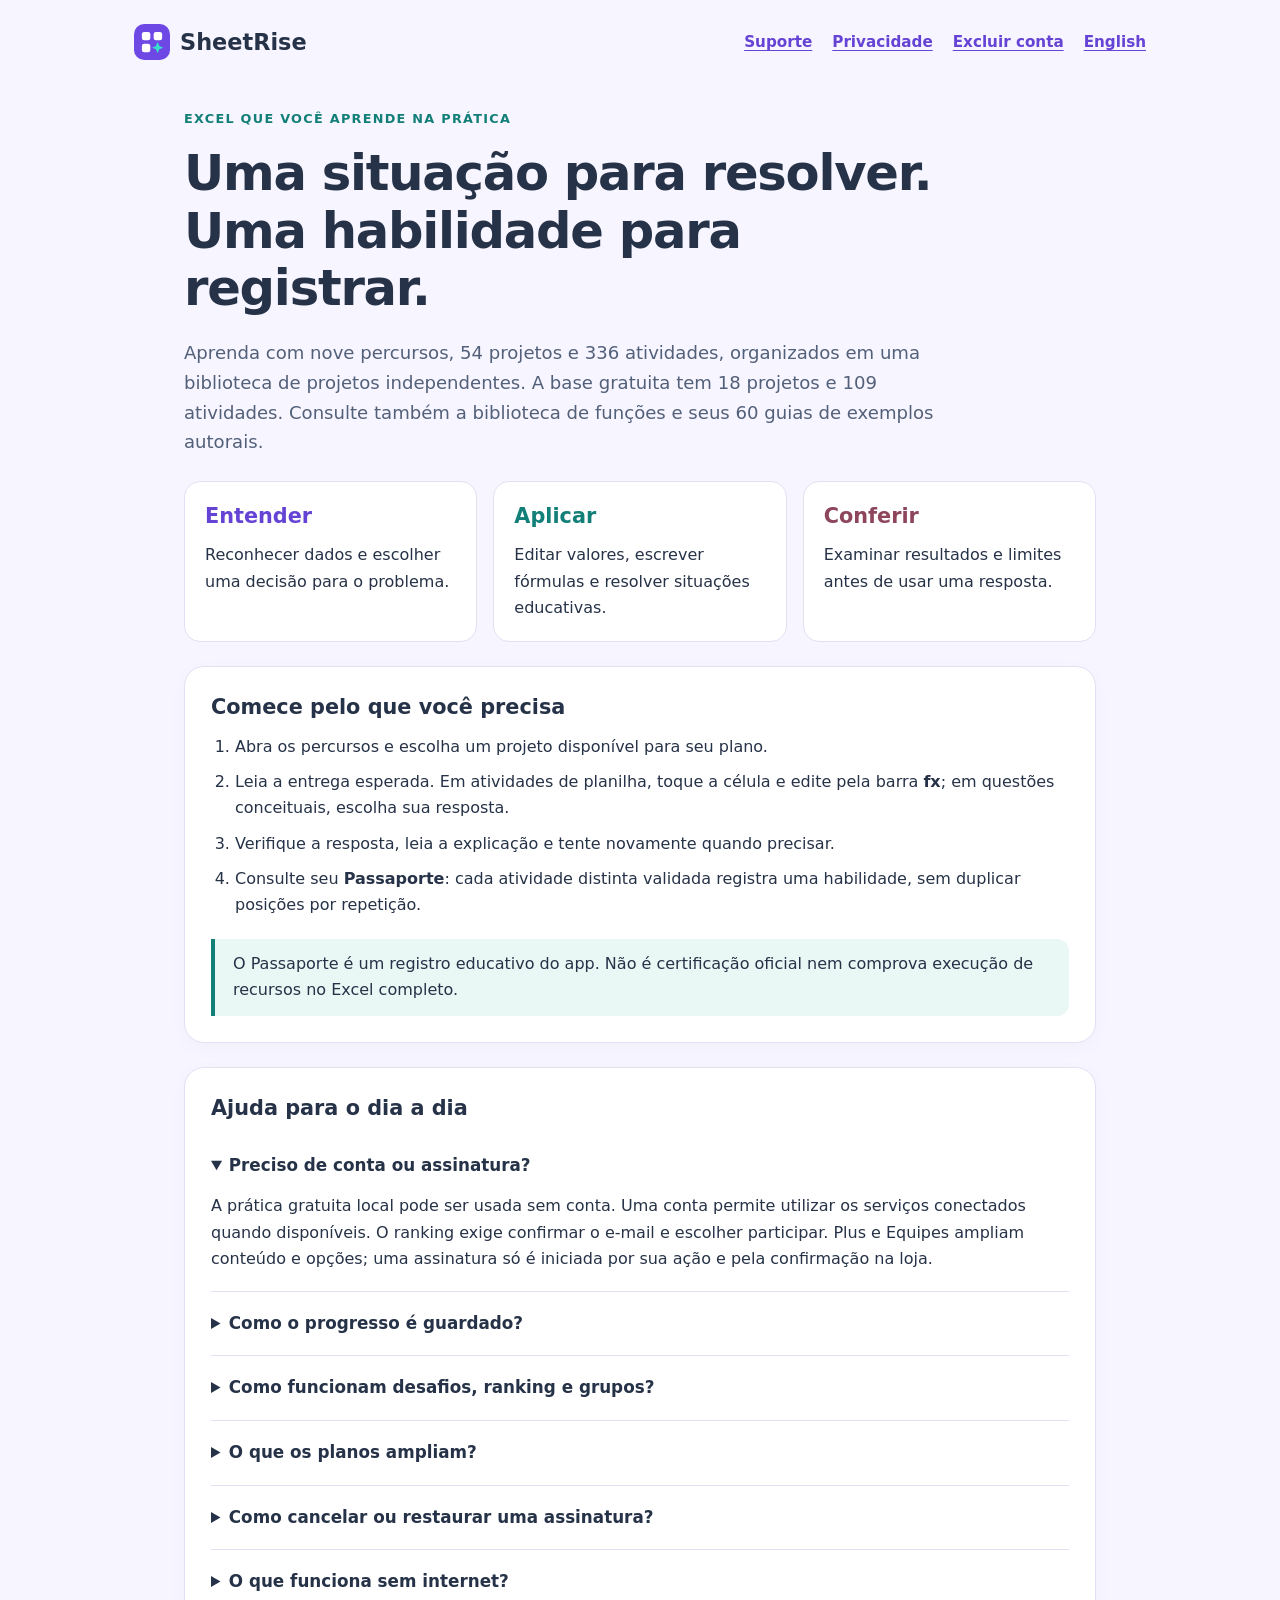
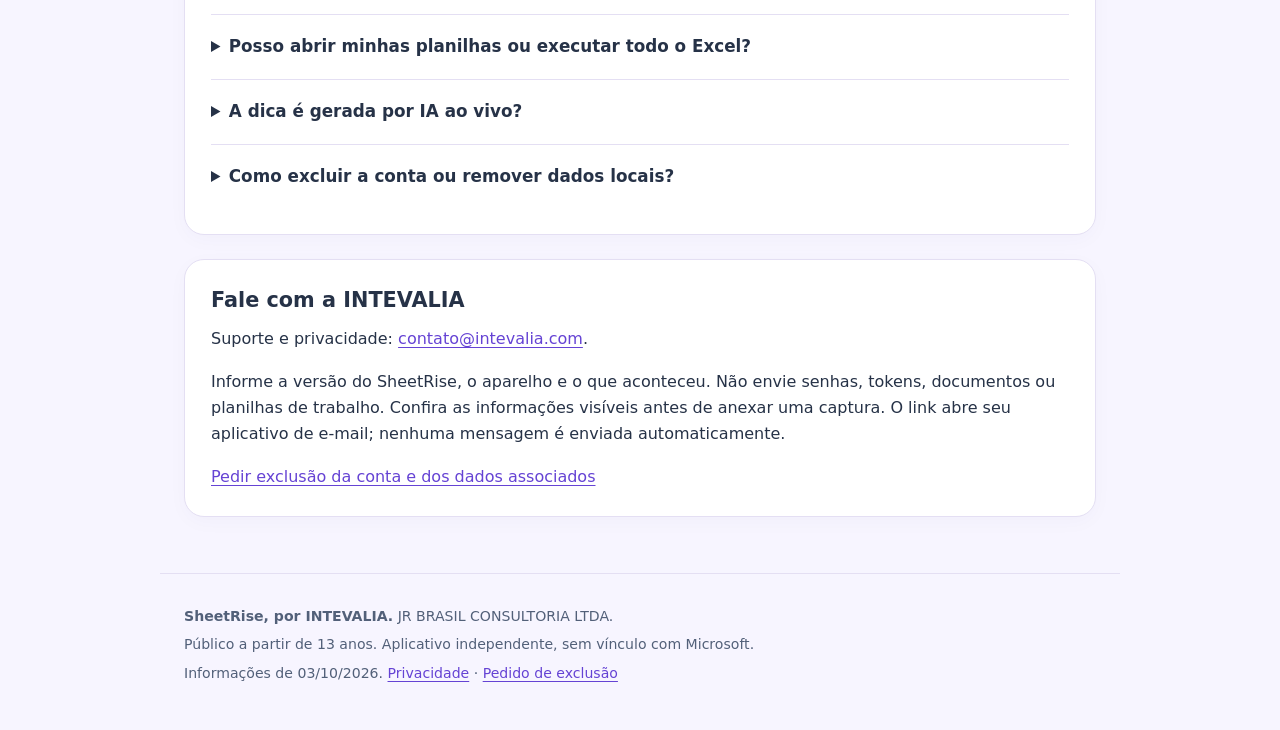
<file: index.html>
<!doctype html>
<html lang="pt-BR"><head><meta charset="utf-8"><meta name="viewport" content="width=device-width,initial-scale=1"><meta name="description" content="Ajuda do SheetRise para projetos, Passaporte, contas, desafios, grupos e assinaturas."><title>SheetRise | Suporte e ajuda</title><link rel="stylesheet" href="styles.css"></head><body><header class="site-header"><a class="brand" href="index.html" aria-label="SheetRise. Suporte"><svg width="36" height="36" viewBox="0 0 64 64" aria-hidden="true"><rect width="64" height="64" rx="18" fill="#6d48e5"/><g fill="#fff"><rect x="14" y="14" width="15" height="15" rx="4"/><rect x="35" y="14" width="15" height="15" rx="4"/><rect x="14" y="35" width="15" height="15" rx="4"/></g><path fill="#38dfce" d="m42 32 3 7 7 3-7 3-3 7-3-7-7-3 7-3z"/></svg>SheetRise</a><nav aria-label="Navegação"><a href="index.html" aria-current="page">Suporte</a><a href="privacy.html">Privacidade</a><a href="delete-account.html">Excluir conta</a><a href="index.en.html" lang="en" hreflang="en">English</a></nav></header><main><span class="eyebrow">EXCEL QUE VOCÊ APRENDE NA PRÁTICA</span><h1>Uma situação para resolver. Uma habilidade para registrar.</h1><p class="lead">Aprenda com nove percursos, 54 projetos e 336 atividades, organizados em uma biblioteca de projetos independentes. A base gratuita tem 18 projetos e 109 atividades. Consulte também a biblioteca de funções e seus 60 guias de exemplos autorais.</p><div class="grid" aria-label="Pilares do Passaporte"><section class="pillar"><h2>Entender</h2><p>Reconhecer dados e escolher uma decisão para o problema.</p></section><section class="pillar"><h2>Aplicar</h2><p>Editar valores, escrever fórmulas e resolver situações educativas.</p></section><section class="pillar"><h2>Conferir</h2><p>Examinar resultados e limites antes de usar uma resposta.</p></section></div>
<section class="panel"><h2>Comece pelo que você precisa</h2><ol><li>Abra os percursos e escolha um projeto disponível para seu plano.</li><li>Leia a entrega esperada. Em atividades de planilha, toque a célula e edite pela barra <strong>fx</strong>; em questões conceituais, escolha sua resposta.</li><li>Verifique a resposta, leia a explicação e tente novamente quando precisar.</li><li>Consulte seu <strong>Passaporte</strong>: cada atividade distinta validada registra uma habilidade, sem duplicar posições por repetição.</li></ol><p class="note">O Passaporte é um registro educativo do app. Não é certificação oficial nem comprova execução de recursos no Excel completo.</p></section>
<section class="panel"><h2>Ajuda para o dia a dia</h2><details open><summary>Preciso de conta ou assinatura?</summary><p>A prática gratuita local pode ser usada sem conta. Uma conta permite utilizar os serviços conectados quando disponíveis. O ranking exige confirmar o e-mail e escolher participar. Plus e Equipes ampliam conteúdo e opções; uma assinatura só é iniciada por sua ação e pela confirmação na loja.</p></details><details><summary>Como o progresso é guardado?</summary><p>Rascunhos e progresso local ficam no aparelho. Com conta conectada, os resultados das atividades enviadas ao serviço alimentam o Passaporte sincronizado. O que ainda existe apenas no aparelho não tem recuperação garantida em outro dispositivo. Consulte o estado da conta antes de limpar os dados.</p></details><details><summary>Como funcionam desafios, ranking e grupos?</summary><p>Os desafios concedem pontos por conclusão validada dentro do prazo. A classificação pública usa apelidos e depende da escolha de participar. Grupos comparam pontos entre pessoas e departamentos; não são disputas entre aparelhos. Para aceitar um convite, confirme a participação e o compartilhamento de informações de aprendizado com o organizador. Telas identificadas como demonstração continuam sendo exemplos fictícios.</p></details><details><summary>O que os planos ampliam?</summary><p>O Grátis inclui dois percursos completos e o primeiro projeto de outros seis percursos iniciais. Plus reúne os nove percursos, incluindo Atalhos e produtividade. Equipes amplia o Plus para até dez participantes, incluindo o organizador, com recursos de grupo. A tela de planos e a oferta retornada pela loja informam valor, periodicidade e condições disponíveis. Se a compra estiver indisponível, você pode continuar nos projetos gratuitos.</p></details><details><summary>Como cancelar ou restaurar uma assinatura?</summary><p>Use Gerenciar assinatura para abrir a origem da compra e cancelar a renovação. Use Restaurar compras com a mesma conta da loja e entre na conta SheetRise associada à compra. Falha de conexão não confirma cancelamento nem exige comprar de novo. Sair, desinstalar ou excluir a conta não cancela a renovação. Confira o estado na loja.</p></details><details><summary>O que funciona sem internet?</summary><p>Conteúdo incluído na instalação e prática local disponível no seu plano não dependem de abrir documentação externa. Conta, validação de desafios, ranking, grupos e consulta às lojas precisam de conexão. O conteúdo pago depende de acesso confirmado; a falta de conexão pode limitar a confirmação de uma assinatura.</p></details><details><summary>Posso abrir minhas planilhas ou executar todo o Excel?</summary><p>O SheetRise utiliza dados fictícios e um simulador educativo. Não importa arquivos pessoais nem executa macros ou Office Scripts. Fórmulas e comandos têm alcance próprio. Tópicos como Power Query e tabelas dinâmicas podem usar avaliações conceituais; a atividade informa o objetivo. Ter uma função na biblioteca de referência não significa que o simulador a execute.</p></details><details><summary>A dica é gerada por IA ao vivo?</summary><p>As dicas e os exemplos de respostas de IA são material didático escrito para os exercícios. O app não envia suas respostas a um modelo de IA, não conecta ao Copilot e não ativa licenças Microsoft.</p></details><details><summary>Como excluir a conta ou remover dados locais?</summary><p>Abra Conta → Excluir minha conta para o pedido autenticado. Se perdeu o app ou o acesso, use a <a href="delete-account.html">página externa de pedido de exclusão</a>. O contato por e-mail pede confirmação de titularidade e não executa uma exclusão automática. <a href="privacy.html">Leia os efeitos e a retenção na política.</a></p><p>Limpar os dados do app no Android, apagar o app no iOS ou remover os dados do site apaga registros locais, mas não exclui a conta conectada nem cancela a assinatura. A exportação JSON, quando oferecida, é local e está disponível apenas no navegador.</p></details></section>
<section class="panel" id="contato"><h2>Fale com a INTEVALIA</h2><p>Suporte e privacidade: <a href="mailto:contato@intevalia.com?subject=SheetRise%20%7C%20Suporte">contato@intevalia.com</a>.</p><p>Informe a versão do SheetRise, o aparelho e o que aconteceu. Não envie senhas, tokens, documentos ou planilhas de trabalho. Confira as informações visíveis antes de anexar uma captura. O link abre seu aplicativo de e-mail; nenhuma mensagem é enviada automaticamente.</p><p><a href="delete-account.html">Pedir exclusão da conta e dos dados associados</a></p></section></main><footer class="site-footer"><p><strong>SheetRise, por INTEVALIA.</strong> JR BRASIL CONSULTORIA LTDA.</p><p>Público a partir de 13 anos. Aplicativo independente, sem vínculo com Microsoft.</p><p>Informações de 03/10/2026. <a href="privacy.html">Privacidade</a> · <a href="delete-account.html">Pedido de exclusão</a></p></footer></body></html>
</file>
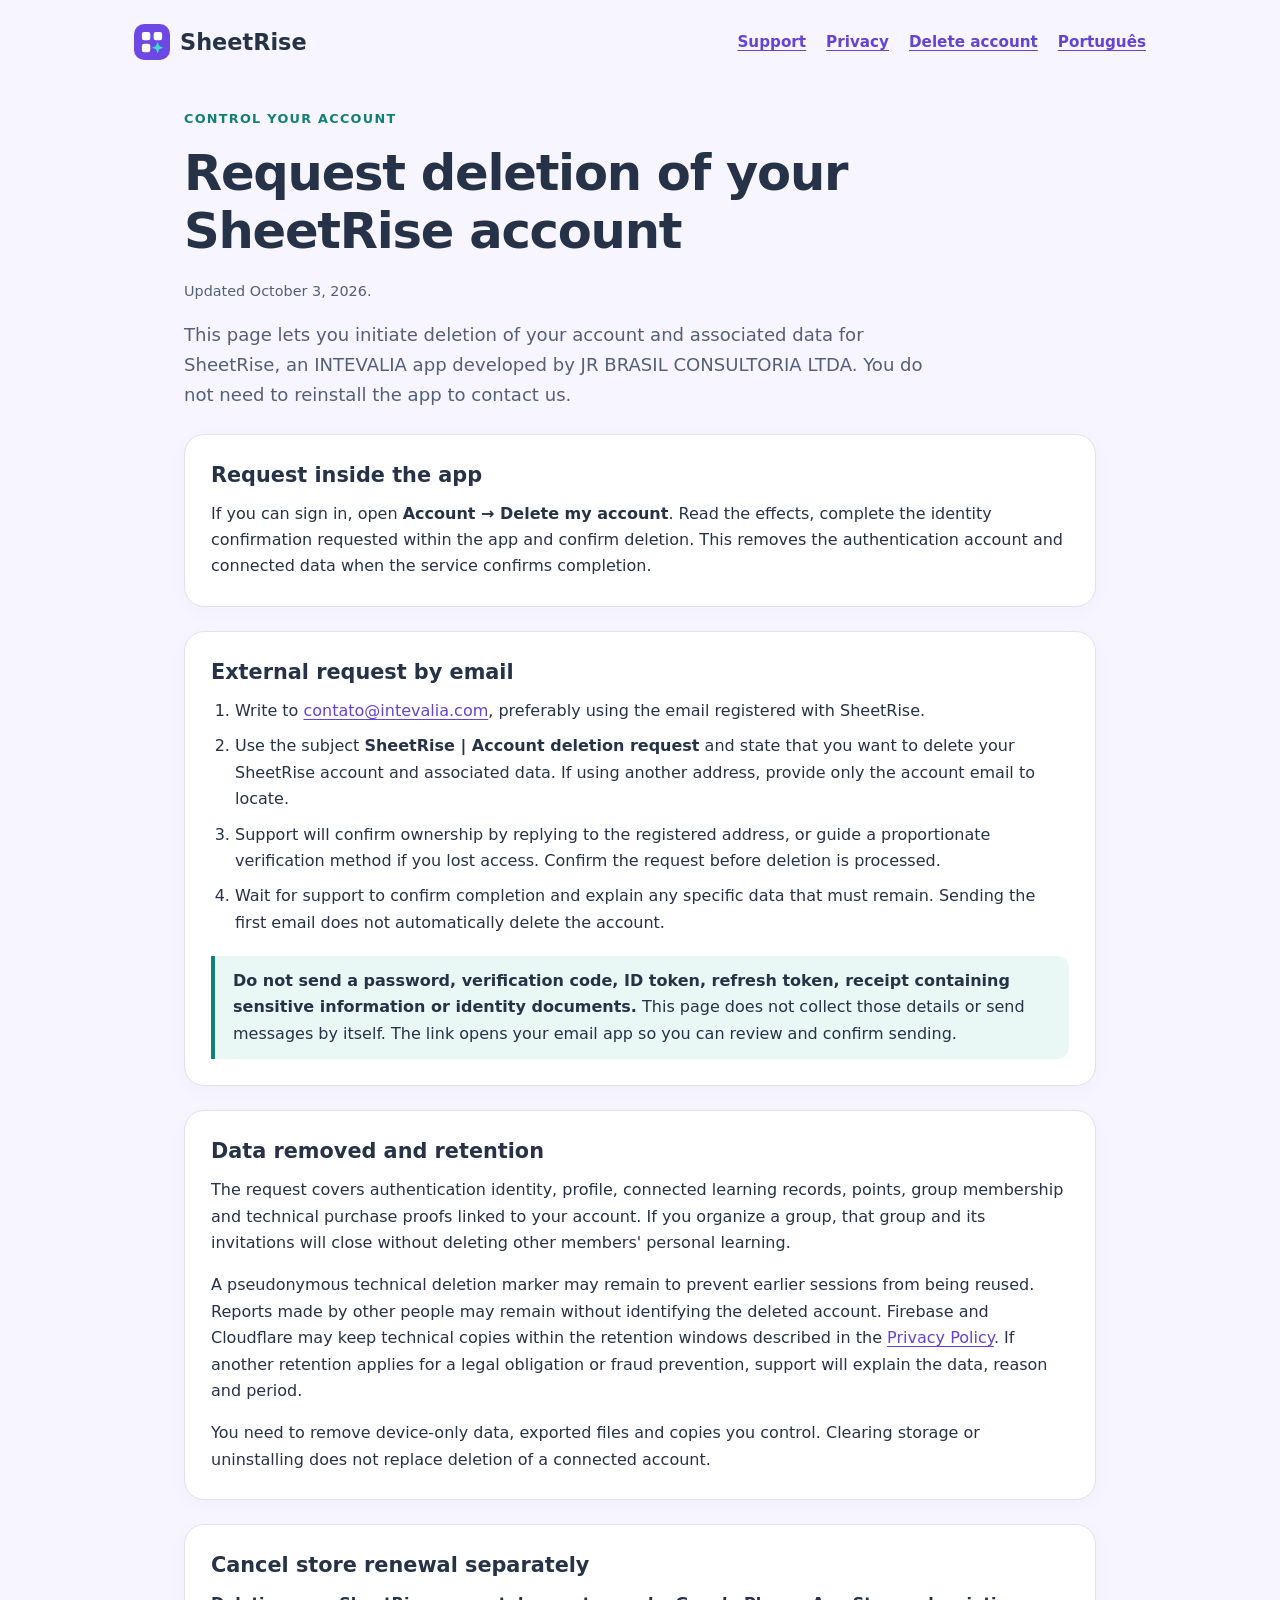
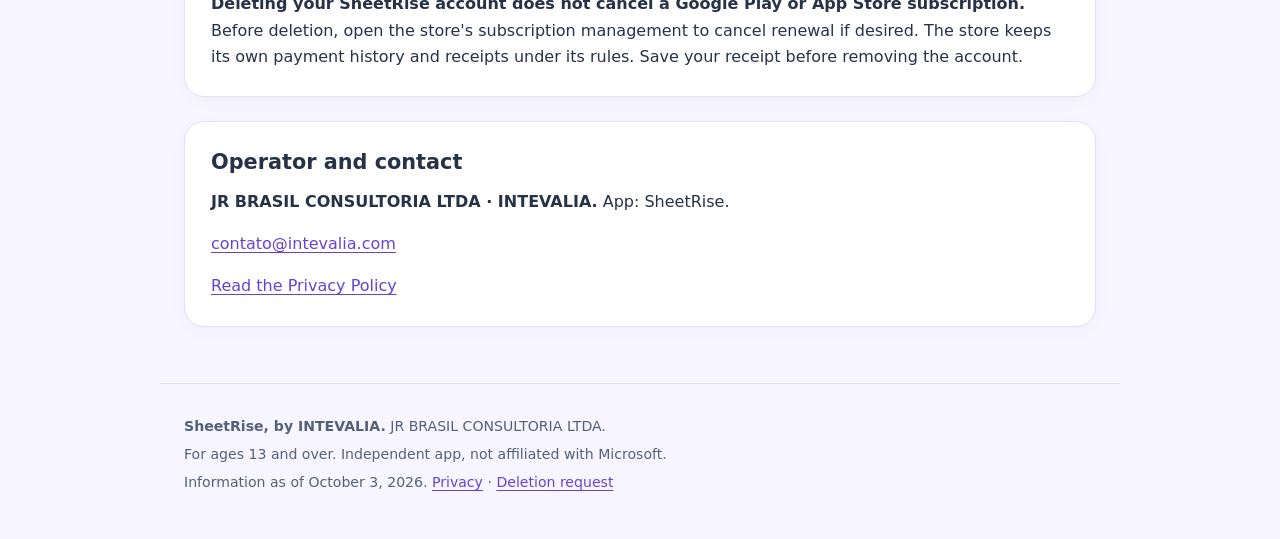
<file: delete-account.en.html>
<!doctype html>
<html lang="en"><head><meta charset="utf-8"><meta name="viewport" content="width=device-width,initial-scale=1"><meta name="description" content="Request deletion of your SheetRise account and associated data in the app or by email."><title>SheetRise | Account deletion request</title><link rel="stylesheet" href="styles.css"></head><body><header class="site-header"><a class="brand" href="index.en.html" aria-label="SheetRise. Support"><svg width="36" height="36" viewBox="0 0 64 64" aria-hidden="true"><rect width="64" height="64" rx="18" fill="#6d48e5"/><g fill="#fff"><rect x="14" y="14" width="15" height="15" rx="4"/><rect x="35" y="14" width="15" height="15" rx="4"/><rect x="14" y="35" width="15" height="15" rx="4"/></g><path fill="#38dfce" d="m42 32 3 7 7 3-7 3-3 7-3-7-7-3 7-3z"/></svg>SheetRise</a><nav aria-label="Navigation"><a href="index.en.html">Support</a><a href="privacy.en.html">Privacy</a><a href="delete-account.en.html" aria-current="page">Delete account</a><a href="delete-account.html" lang="pt-BR" hreflang="pt-BR">Português</a></nav></header><main><span class="eyebrow">CONTROL YOUR ACCOUNT</span><h1>Request deletion of your SheetRise account</h1><p class="updated">Updated October 3, 2026.</p><p class="lead">This page lets you initiate deletion of your account and associated data for SheetRise, an INTEVALIA app developed by JR BRASIL CONSULTORIA LTDA. You do not need to reinstall the app to contact us.</p>
<section class="panel"><h2>Request inside the app</h2><p>If you can sign in, open <strong>Account → Delete my account</strong>. Read the effects, complete the identity confirmation requested within the app and confirm deletion. This removes the authentication account and connected data when the service confirms completion.</p></section>
<section class="panel"><h2>External request by email</h2><ol><li>Write to <a href="mailto:contato@intevalia.com?subject=SheetRise%20%7C%20Account%20deletion%20request">contato@intevalia.com</a>, preferably using the email registered with SheetRise.</li><li>Use the subject <strong>SheetRise | Account deletion request</strong> and state that you want to delete your SheetRise account and associated data. If using another address, provide only the account email to locate.</li><li>Support will confirm ownership by replying to the registered address, or guide a proportionate verification method if you lost access. Confirm the request before deletion is processed.</li><li>Wait for support to confirm completion and explain any specific data that must remain. Sending the first email does not automatically delete the account.</li></ol><p class="note"><strong>Do not send a password, verification code, ID token, refresh token, receipt containing sensitive information or identity documents.</strong> This page does not collect those details or send messages by itself. The link opens your email app so you can review and confirm sending.</p></section>
<section class="panel"><h2>Data removed and retention</h2><p>The request covers authentication identity, profile, connected learning records, points, group membership and technical purchase proofs linked to your account. If you organize a group, that group and its invitations will close without deleting other members' personal learning.</p><p>A pseudonymous technical deletion marker may remain to prevent earlier sessions from being reused. Reports made by other people may remain without identifying the deleted account. Firebase and Cloudflare may keep technical copies within the retention windows described in the <a href="privacy.en.html">Privacy Policy</a>. If another retention applies for a legal obligation or fraud prevention, support will explain the data, reason and period.</p><p>You need to remove device-only data, exported files and copies you control. Clearing storage or uninstalling does not replace deletion of a connected account.</p></section>
<section class="panel"><h2>Cancel store renewal separately</h2><p><strong>Deleting your SheetRise account does not cancel a Google Play or App Store subscription.</strong> Before deletion, open the store's subscription management to cancel renewal if desired. The store keeps its own payment history and receipts under its rules. Save your receipt before removing the account.</p></section>
<section class="panel" id="contact"><h2>Operator and contact</h2><p><strong>JR BRASIL CONSULTORIA LTDA · INTEVALIA.</strong> App: SheetRise.</p><p><a href="mailto:contato@intevalia.com?subject=SheetRise%20%7C%20Account%20deletion%20request">contato@intevalia.com</a></p><p><a href="privacy.en.html">Read the Privacy Policy</a></p></section></main><footer class="site-footer"><p><strong>SheetRise, by INTEVALIA.</strong> JR BRASIL CONSULTORIA LTDA.</p><p>For ages 13 and over. Independent app, not affiliated with Microsoft.</p><p>Information as of October 3, 2026. <a href="privacy.en.html">Privacy</a> · <a href="delete-account.en.html">Deletion request</a></p></footer></body></html>
</file>
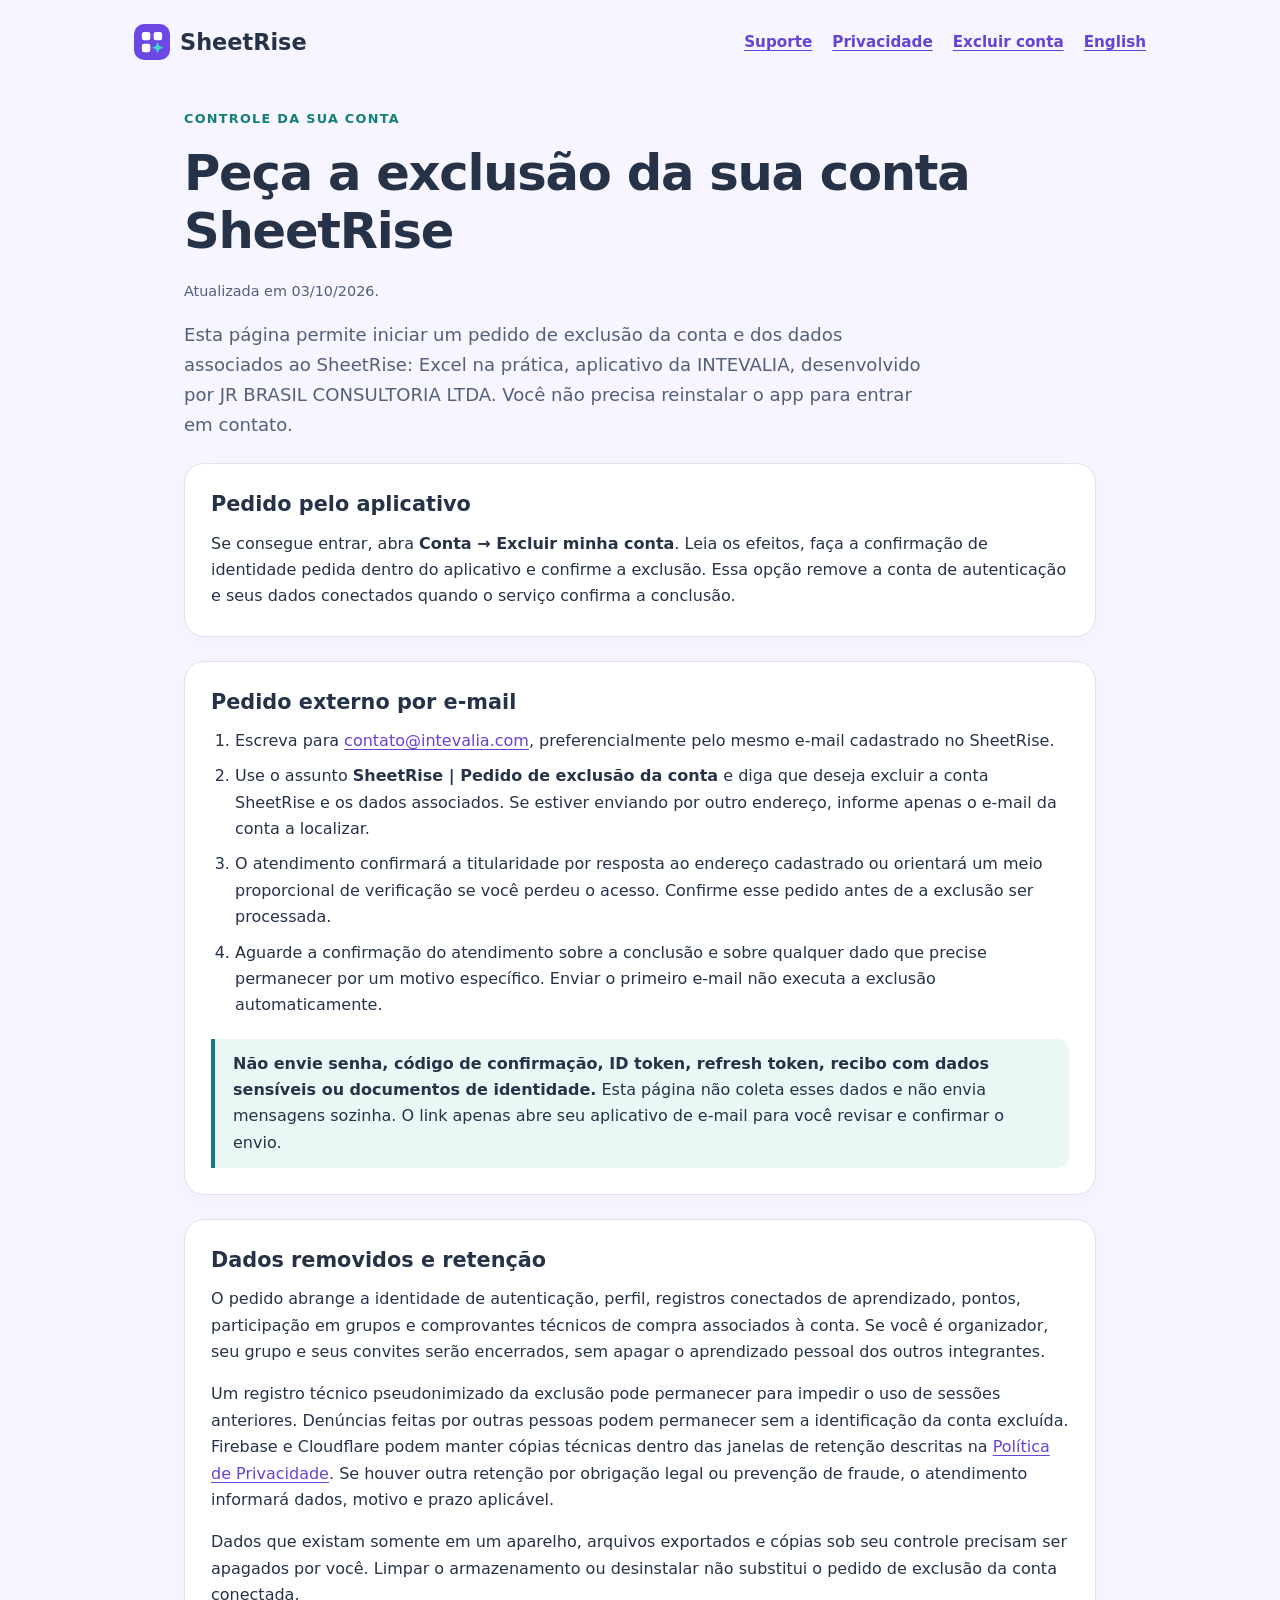
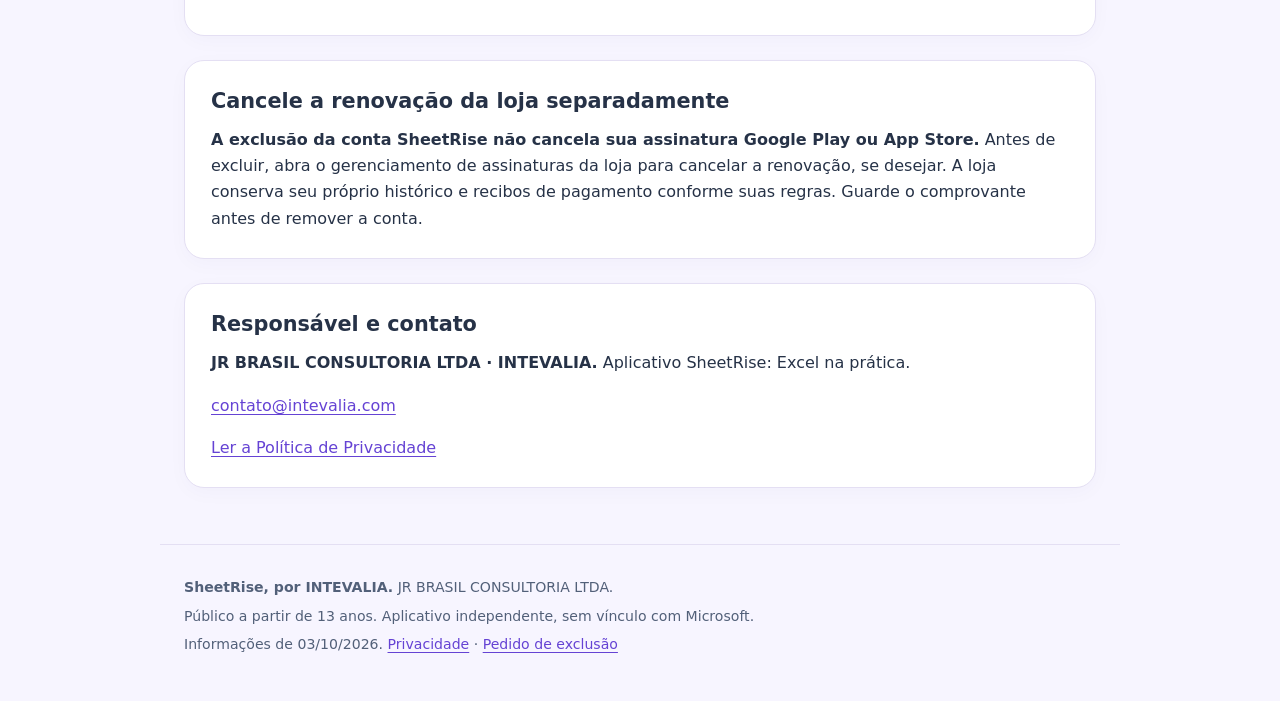
<file: delete-account.html>
<!doctype html>
<html lang="pt-BR"><head><meta charset="utf-8"><meta name="viewport" content="width=device-width,initial-scale=1"><meta name="description" content="Como pedir a exclusão da conta e dos dados associados ao SheetRise pelo aplicativo ou por e-mail."><title>SheetRise | Pedido de exclusão da conta</title><link rel="stylesheet" href="styles.css"></head><body><header class="site-header"><a class="brand" href="index.html" aria-label="SheetRise. Suporte"><svg width="36" height="36" viewBox="0 0 64 64" aria-hidden="true"><rect width="64" height="64" rx="18" fill="#6d48e5"/><g fill="#fff"><rect x="14" y="14" width="15" height="15" rx="4"/><rect x="35" y="14" width="15" height="15" rx="4"/><rect x="14" y="35" width="15" height="15" rx="4"/></g><path fill="#38dfce" d="m42 32 3 7 7 3-7 3-3 7-3-7-7-3 7-3z"/></svg>SheetRise</a><nav aria-label="Navegação"><a href="index.html">Suporte</a><a href="privacy.html">Privacidade</a><a href="delete-account.html" aria-current="page">Excluir conta</a><a href="delete-account.en.html" lang="en" hreflang="en">English</a></nav></header><main><span class="eyebrow">CONTROLE DA SUA CONTA</span><h1>Peça a exclusão da sua conta SheetRise</h1><p class="updated">Atualizada em 03/10/2026.</p><p class="lead">Esta página permite iniciar um pedido de exclusão da conta e dos dados associados ao SheetRise: Excel na prática, aplicativo da INTEVALIA, desenvolvido por JR BRASIL CONSULTORIA LTDA. Você não precisa reinstalar o app para entrar em contato.</p>
<section class="panel"><h2>Pedido pelo aplicativo</h2><p>Se consegue entrar, abra <strong>Conta → Excluir minha conta</strong>. Leia os efeitos, faça a confirmação de identidade pedida dentro do aplicativo e confirme a exclusão. Essa opção remove a conta de autenticação e seus dados conectados quando o serviço confirma a conclusão.</p></section>
<section class="panel"><h2>Pedido externo por e-mail</h2><ol><li>Escreva para <a href="mailto:contato@intevalia.com?subject=SheetRise%20%7C%20Pedido%20de%20exclus%C3%A3o%20da%20conta">contato@intevalia.com</a>, preferencialmente pelo mesmo e-mail cadastrado no SheetRise.</li><li>Use o assunto <strong>SheetRise | Pedido de exclusão da conta</strong> e diga que deseja excluir a conta SheetRise e os dados associados. Se estiver enviando por outro endereço, informe apenas o e-mail da conta a localizar.</li><li>O atendimento confirmará a titularidade por resposta ao endereço cadastrado ou orientará um meio proporcional de verificação se você perdeu o acesso. Confirme esse pedido antes de a exclusão ser processada.</li><li>Aguarde a confirmação do atendimento sobre a conclusão e sobre qualquer dado que precise permanecer por um motivo específico. Enviar o primeiro e-mail não executa a exclusão automaticamente.</li></ol><p class="note"><strong>Não envie senha, código de confirmação, ID token, refresh token, recibo com dados sensíveis ou documentos de identidade.</strong> Esta página não coleta esses dados e não envia mensagens sozinha. O link apenas abre seu aplicativo de e-mail para você revisar e confirmar o envio.</p></section>
<section class="panel"><h2>Dados removidos e retenção</h2><p>O pedido abrange a identidade de autenticação, perfil, registros conectados de aprendizado, pontos, participação em grupos e comprovantes técnicos de compra associados à conta. Se você é organizador, seu grupo e seus convites serão encerrados, sem apagar o aprendizado pessoal dos outros integrantes.</p><p>Um registro técnico pseudonimizado da exclusão pode permanecer para impedir o uso de sessões anteriores. Denúncias feitas por outras pessoas podem permanecer sem a identificação da conta excluída. Firebase e Cloudflare podem manter cópias técnicas dentro das janelas de retenção descritas na <a href="privacy.html">Política de Privacidade</a>. Se houver outra retenção por obrigação legal ou prevenção de fraude, o atendimento informará dados, motivo e prazo aplicável.</p><p>Dados que existam somente em um aparelho, arquivos exportados e cópias sob seu controle precisam ser apagados por você. Limpar o armazenamento ou desinstalar não substitui o pedido de exclusão da conta conectada.</p></section>
<section class="panel"><h2>Cancele a renovação da loja separadamente</h2><p><strong>A exclusão da conta SheetRise não cancela sua assinatura Google Play ou App Store.</strong> Antes de excluir, abra o gerenciamento de assinaturas da loja para cancelar a renovação, se desejar. A loja conserva seu próprio histórico e recibos de pagamento conforme suas regras. Guarde o comprovante antes de remover a conta.</p></section>
<section class="panel" id="contato"><h2>Responsável e contato</h2><p><strong>JR BRASIL CONSULTORIA LTDA · INTEVALIA.</strong> Aplicativo SheetRise: Excel na prática.</p><p><a href="mailto:contato@intevalia.com?subject=SheetRise%20%7C%20Pedido%20de%20exclus%C3%A3o%20da%20conta">contato@intevalia.com</a></p><p><a href="privacy.html">Ler a Política de Privacidade</a></p></section></main><footer class="site-footer"><p><strong>SheetRise, por INTEVALIA.</strong> JR BRASIL CONSULTORIA LTDA.</p><p>Público a partir de 13 anos. Aplicativo independente, sem vínculo com Microsoft.</p><p>Informações de 03/10/2026. <a href="privacy.html">Privacidade</a> · <a href="delete-account.html">Pedido de exclusão</a></p></footer></body></html>
</file>
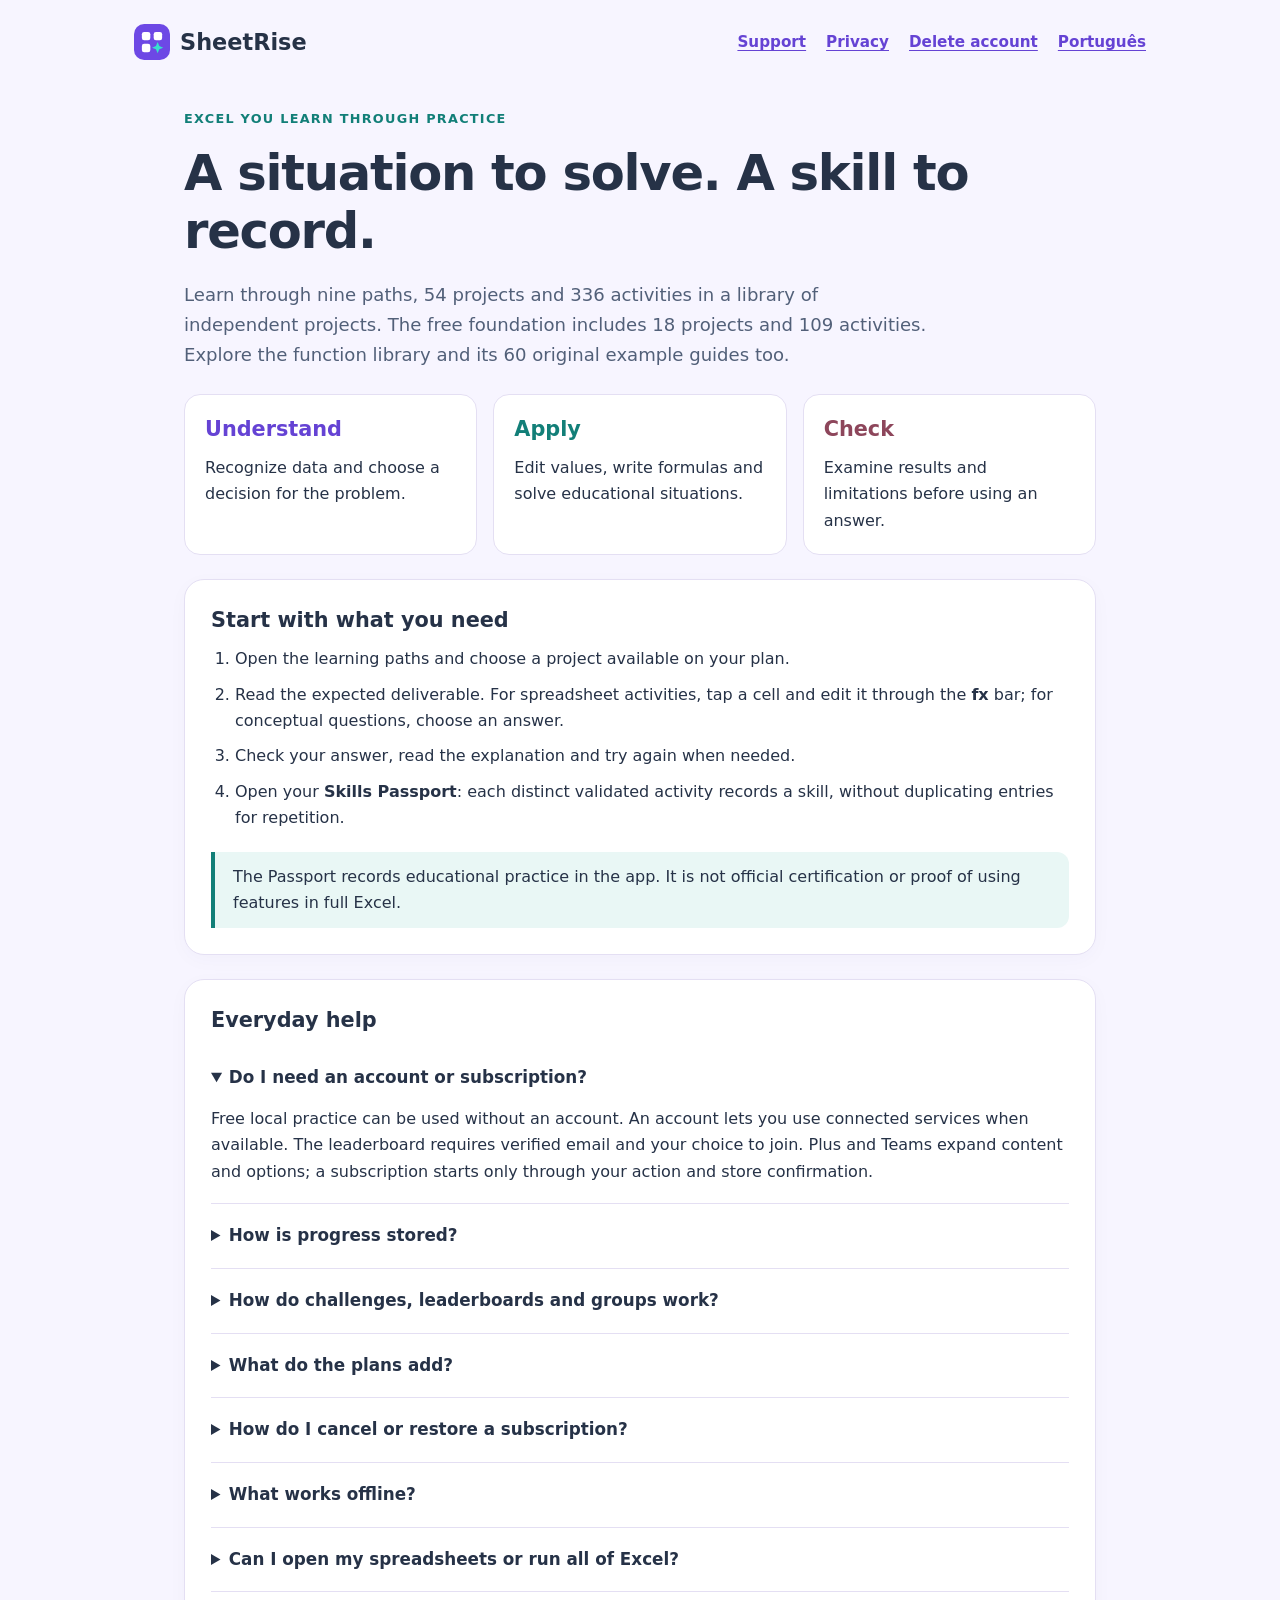
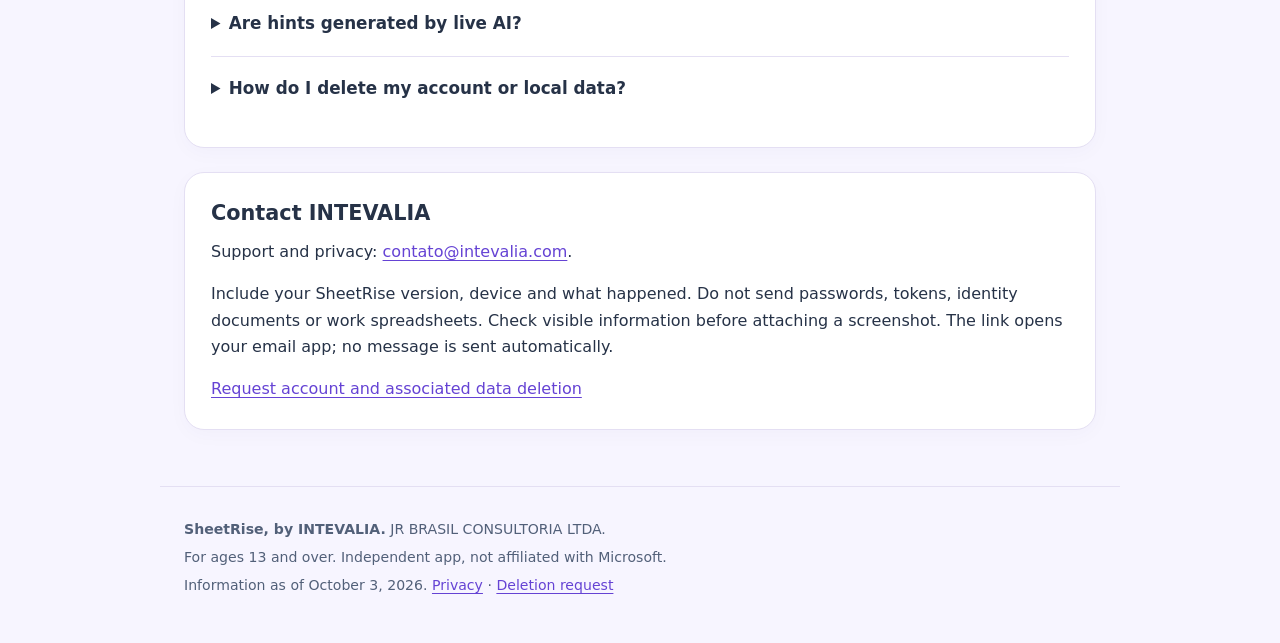
<file: index.en.html>
<!doctype html>
<html lang="en"><head><meta charset="utf-8"><meta name="viewport" content="width=device-width,initial-scale=1"><meta name="description" content="SheetRise help for projects, Skills Passport, accounts, challenges, groups and subscriptions."><title>SheetRise | Support and help</title><link rel="stylesheet" href="styles.css"></head><body><header class="site-header"><a class="brand" href="index.en.html" aria-label="SheetRise. Support"><svg width="36" height="36" viewBox="0 0 64 64" aria-hidden="true"><rect width="64" height="64" rx="18" fill="#6d48e5"/><g fill="#fff"><rect x="14" y="14" width="15" height="15" rx="4"/><rect x="35" y="14" width="15" height="15" rx="4"/><rect x="14" y="35" width="15" height="15" rx="4"/></g><path fill="#38dfce" d="m42 32 3 7 7 3-7 3-3 7-3-7-7-3 7-3z"/></svg>SheetRise</a><nav aria-label="Navigation"><a href="index.en.html" aria-current="page">Support</a><a href="privacy.en.html">Privacy</a><a href="delete-account.en.html">Delete account</a><a href="index.html" lang="pt-BR" hreflang="pt-BR">Português</a></nav></header><main><span class="eyebrow">EXCEL YOU LEARN THROUGH PRACTICE</span><h1>A situation to solve. A skill to record.</h1><p class="lead">Learn through nine paths, 54 projects and 336 activities in a library of independent projects. The free foundation includes 18 projects and 109 activities. Explore the function library and its 60 original example guides too.</p><div class="grid" aria-label="Skills Passport areas"><section class="pillar"><h2>Understand</h2><p>Recognize data and choose a decision for the problem.</p></section><section class="pillar"><h2>Apply</h2><p>Edit values, write formulas and solve educational situations.</p></section><section class="pillar"><h2>Check</h2><p>Examine results and limitations before using an answer.</p></section></div>
<section class="panel"><h2>Start with what you need</h2><ol><li>Open the learning paths and choose a project available on your plan.</li><li>Read the expected deliverable. For spreadsheet activities, tap a cell and edit it through the <strong>fx</strong> bar; for conceptual questions, choose an answer.</li><li>Check your answer, read the explanation and try again when needed.</li><li>Open your <strong>Skills Passport</strong>: each distinct validated activity records a skill, without duplicating entries for repetition.</li></ol><p class="note">The Passport records educational practice in the app. It is not official certification or proof of using features in full Excel.</p></section>
<section class="panel"><h2>Everyday help</h2><details open><summary>Do I need an account or subscription?</summary><p>Free local practice can be used without an account. An account lets you use connected services when available. The leaderboard requires verified email and your choice to join. Plus and Teams expand content and options; a subscription starts only through your action and store confirmation.</p></details><details><summary>How is progress stored?</summary><p>Drafts and local progress remain on your device. With a connected account, activity outcomes sent to the service populate your synchronized Passport. Device-only records are not guaranteed to be recoverable elsewhere. Check your account state before clearing storage.</p></details><details><summary>How do challenges, leaderboards and groups work?</summary><p>Challenges award points for completion validated within the deadline. The public leaderboard shows nicknames and depends on opting in. Groups compare points between people and departments; devices do not compete against each other. Accepting an invitation requires agreement to join and share learning information with the organizer. Screens labeled as demonstrations remain fictional examples.</p></details><details><summary>What do the plans add?</summary><p>Free includes two complete paths and the first project of six other initial paths. Plus includes all nine paths, including Shortcuts and productivity. Teams extends Plus to up to ten people, including the organizer, with group features. The plans screen and store offer show the available price, period and conditions. If purchases are unavailable, continue with free projects.</p></details><details><summary>How do I cancel or restore a subscription?</summary><p>Use Manage subscription to open its purchase platform and cancel renewal. Restore purchases using the same store account and sign into the SheetRise account associated with the purchase. A connection failure does not confirm cancellation or require buying again. Signing out, uninstalling or deleting your account does not cancel renewal. Check the store's status.</p></details><details><summary>What works offline?</summary><p>Content included in the installation and local practice available on your plan do not require opening external documentation. Accounts, challenge validation, leaderboards, groups and store checks need a connection. Paid content needs confirmed access; lack of connectivity may limit subscription verification.</p></details><details><summary>Can I open my spreadsheets or run all of Excel?</summary><p>SheetRise uses fictional data and an educational simulator. It does not import personal files or run macros or Office Scripts. Formulas and commands have their own limited scope. Topics such as Power Query and PivotTables may use conceptual assessments; each activity explains its objective. Listing a function in the reference library does not mean the simulator runs it.</p></details><details><summary>Are hints generated by live AI?</summary><p>Hints and AI-response examples are educational material written for the activities. The app does not send answers to an AI model, connect to Copilot or activate Microsoft licenses.</p></details><details><summary>How do I delete my account or local data?</summary><p>Open Account → Delete my account for an authenticated request. If you lost the app or access, use the <a href="delete-account.en.html">external deletion request page</a>. Email requests require ownership confirmation rather than automatic deletion. <a href="privacy.en.html">Read the effects and retention in the policy.</a></p><p>Clearing Android app data, deleting the iOS app or removing browser site data removes local records without deleting the connected account or canceling a subscription. JSON export, when offered, is local and available only in the browser.</p></details></section>
<section class="panel" id="contact"><h2>Contact INTEVALIA</h2><p>Support and privacy: <a href="mailto:contato@intevalia.com?subject=SheetRise%20%7C%20Support">contato@intevalia.com</a>.</p><p>Include your SheetRise version, device and what happened. Do not send passwords, tokens, identity documents or work spreadsheets. Check visible information before attaching a screenshot. The link opens your email app; no message is sent automatically.</p><p><a href="delete-account.en.html">Request account and associated data deletion</a></p></section></main><footer class="site-footer"><p><strong>SheetRise, by INTEVALIA.</strong> JR BRASIL CONSULTORIA LTDA.</p><p>For ages 13 and over. Independent app, not affiliated with Microsoft.</p><p>Information as of October 3, 2026. <a href="privacy.en.html">Privacy</a> · <a href="delete-account.en.html">Deletion request</a></p></footer></body></html>
</file>
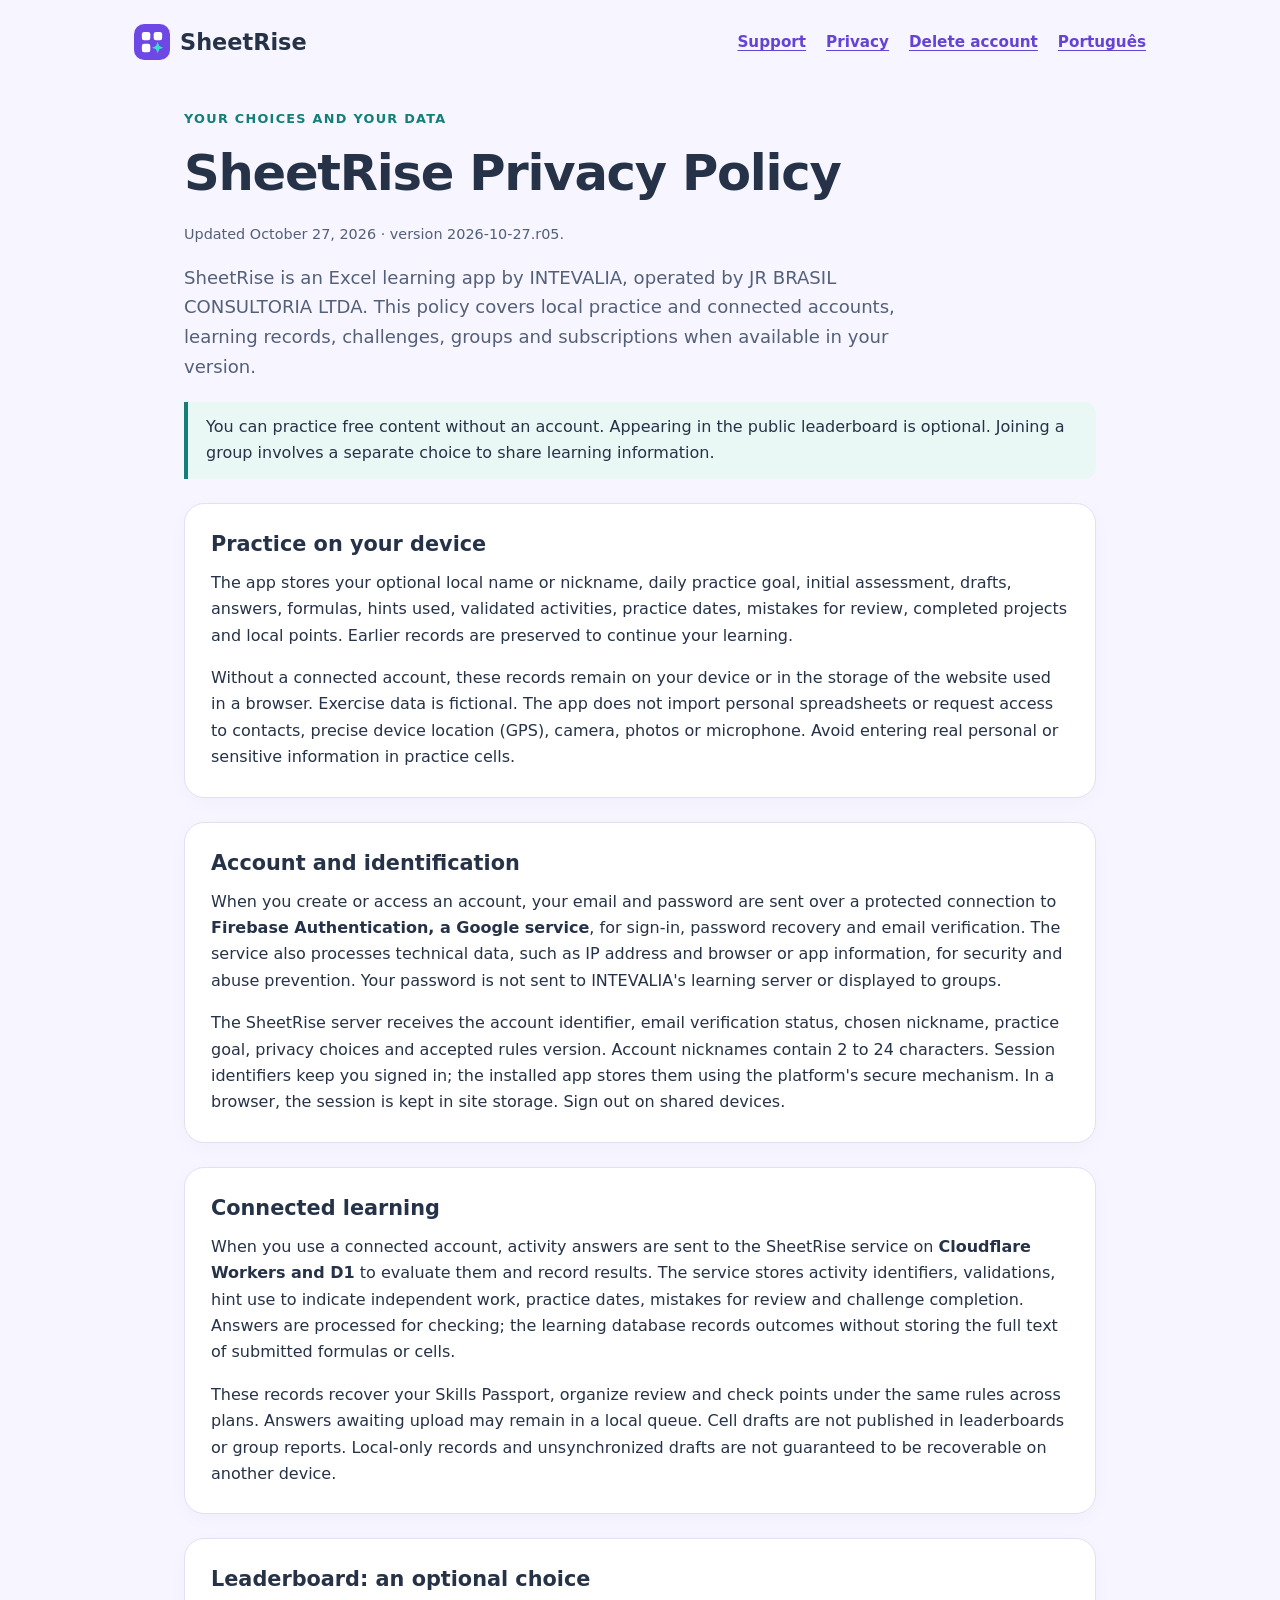
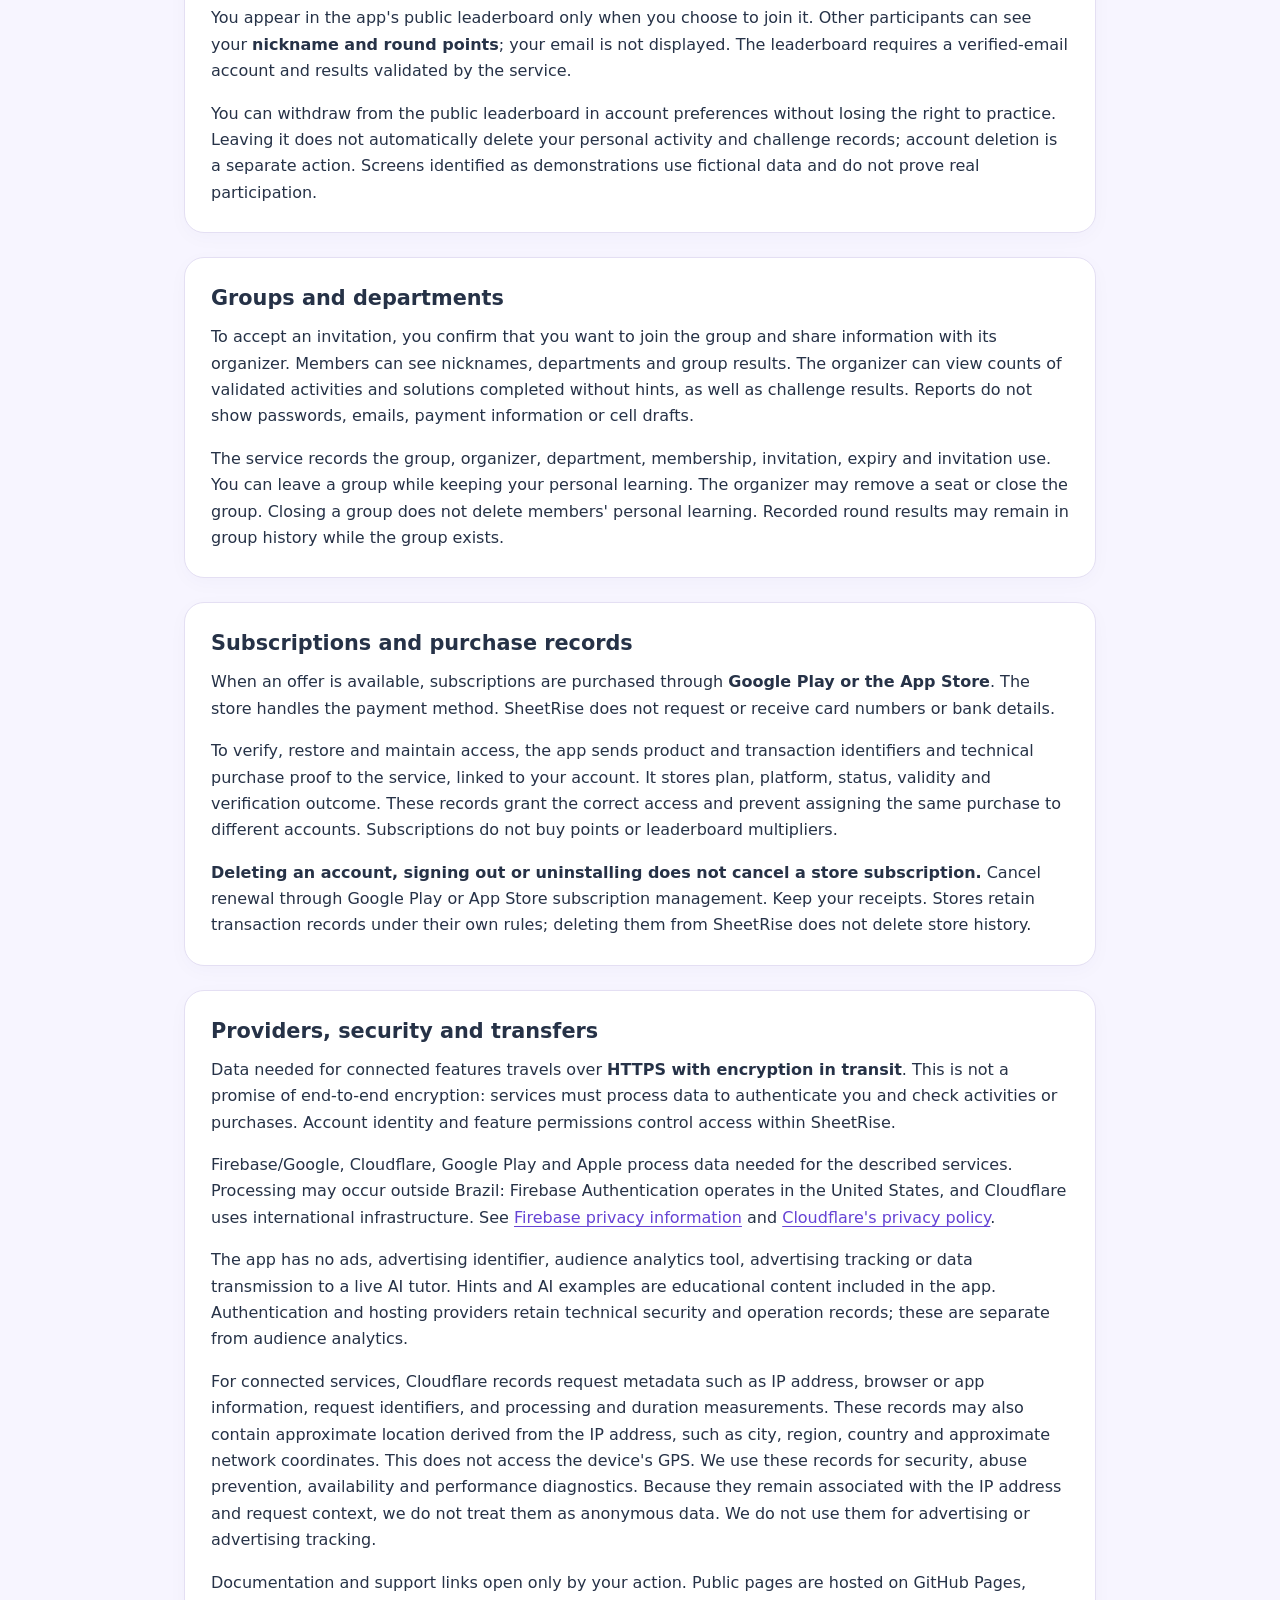
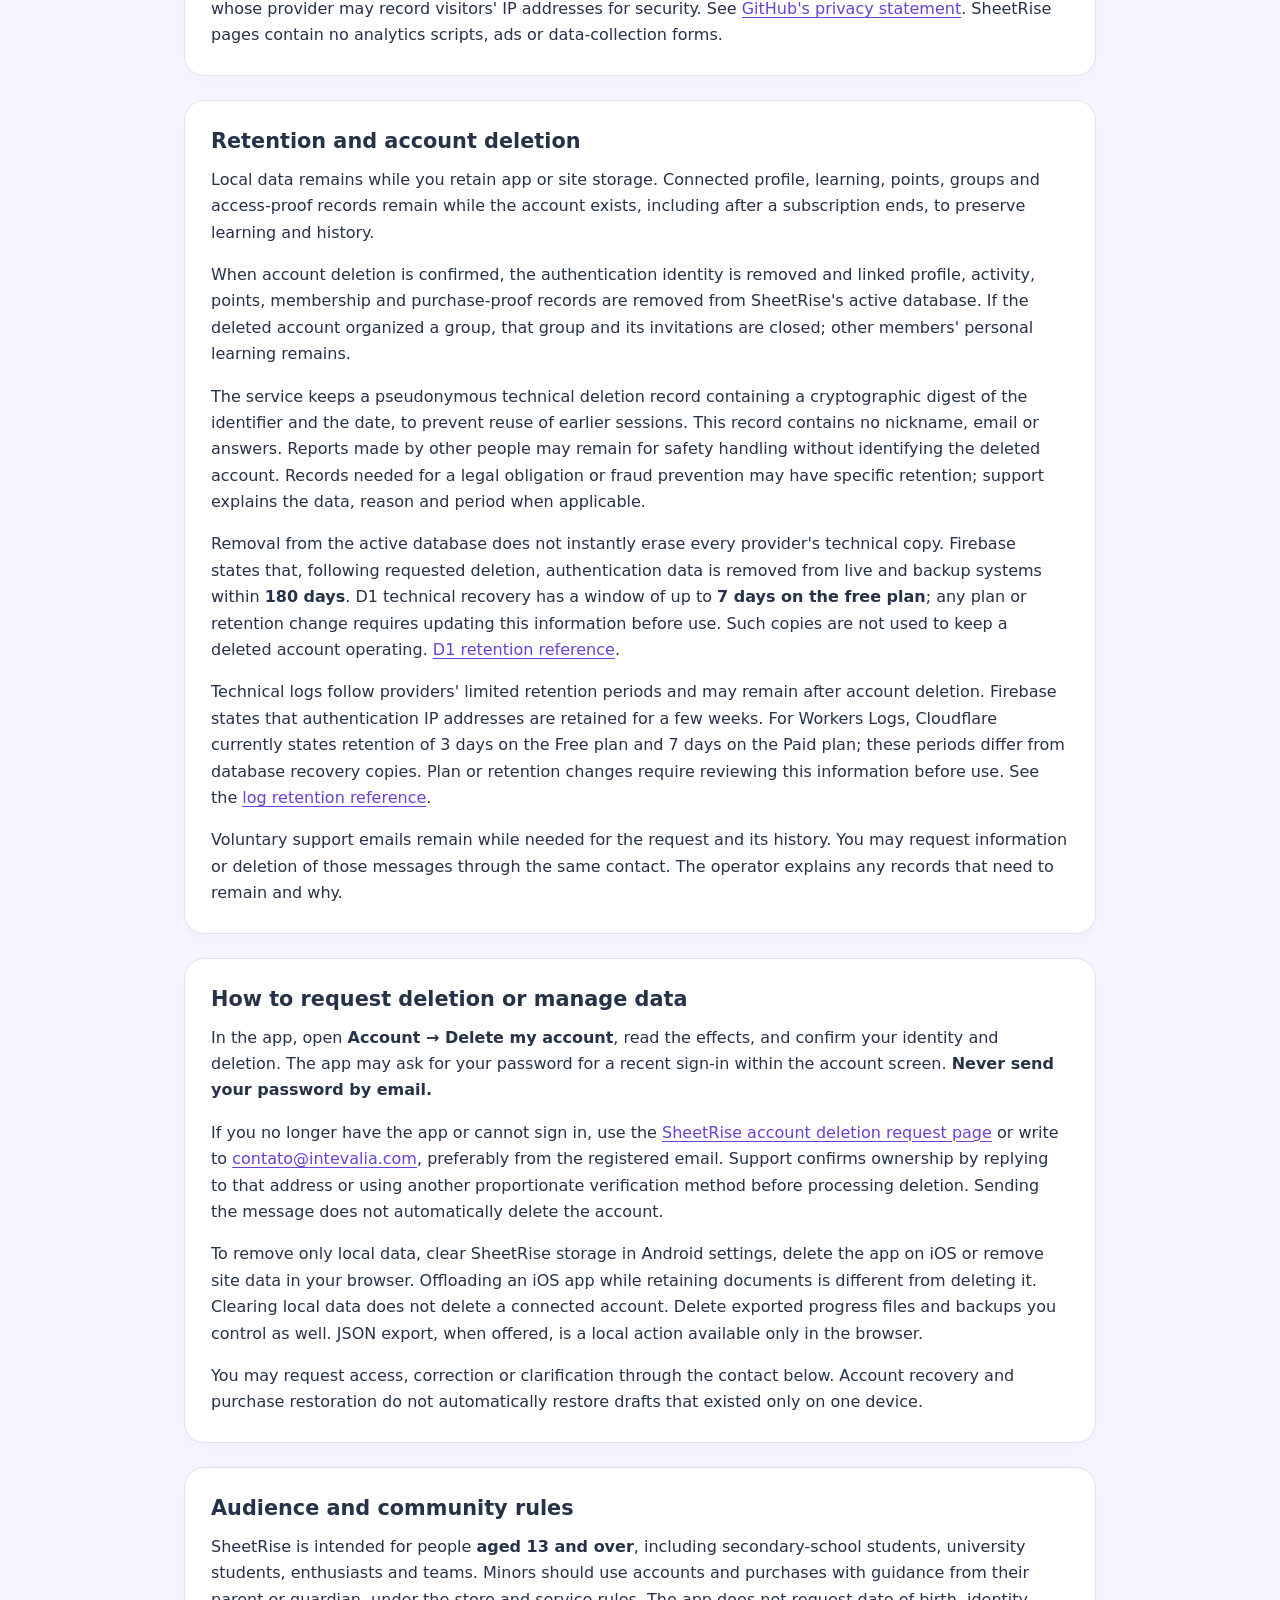
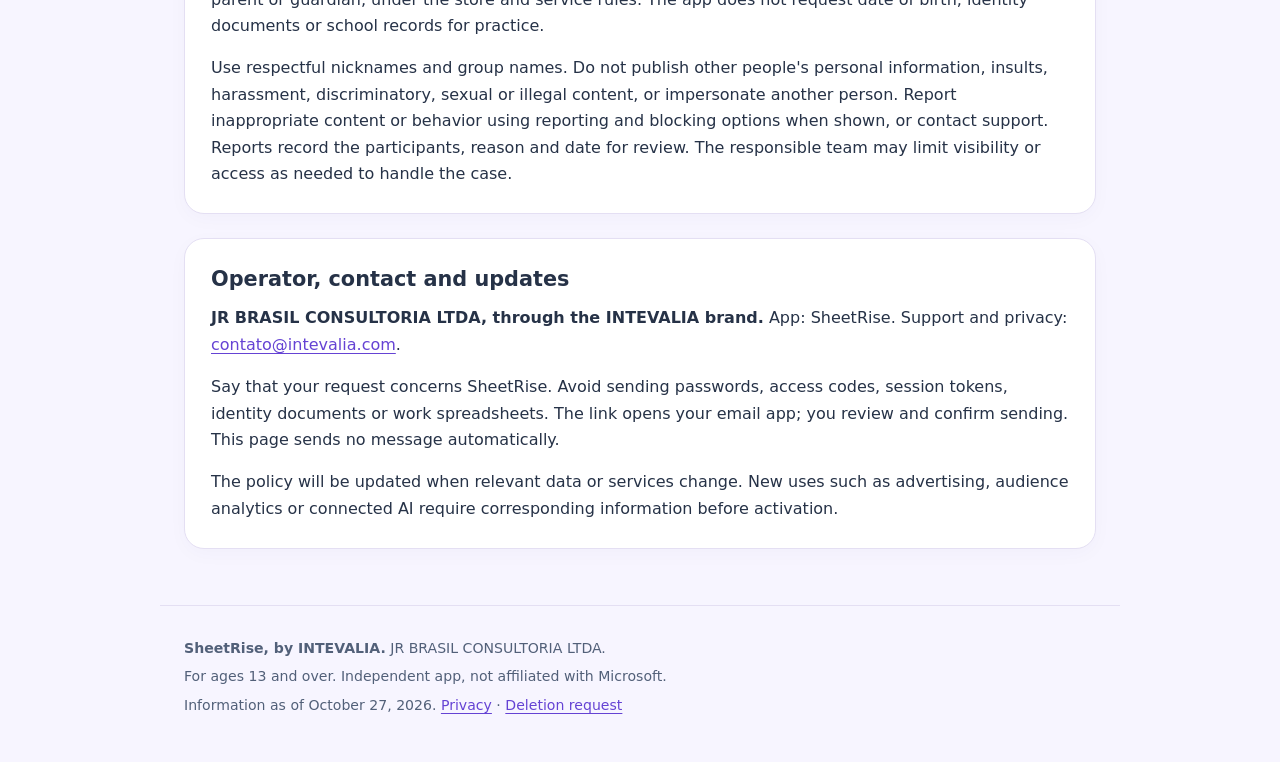
<file: privacy.en.html>
<!doctype html>
<html lang="en"><head><meta charset="utf-8"><meta name="viewport" content="width=device-width,initial-scale=1"><meta name="description" content="SheetRise accounts, learning, groups, subscriptions and privacy choices."><title>SheetRise | Privacy Policy</title><link rel="stylesheet" href="styles.css"></head><body><header class="site-header"><a class="brand" href="index.en.html" aria-label="SheetRise. Support"><svg width="36" height="36" viewBox="0 0 64 64" aria-hidden="true"><rect width="64" height="64" rx="18" fill="#6d48e5"/><g fill="#fff"><rect x="14" y="14" width="15" height="15" rx="4"/><rect x="35" y="14" width="15" height="15" rx="4"/><rect x="14" y="35" width="15" height="15" rx="4"/></g><path fill="#38dfce" d="m42 32 3 7 7 3-7 3-3 7-3-7-7-3 7-3z"/></svg>SheetRise</a><nav aria-label="Navigation"><a href="index.en.html">Support</a><a href="privacy.en.html" aria-current="page">Privacy</a><a href="delete-account.en.html">Delete account</a><a href="privacy.html" lang="pt-BR" hreflang="pt-BR">Português</a></nav></header><main><span class="eyebrow">YOUR CHOICES AND YOUR DATA</span><h1>SheetRise Privacy Policy</h1><p class="updated">Updated October 27, 2026 · version 2026-10-27.r05.</p><p class="lead">SheetRise is an Excel learning app by INTEVALIA, operated by JR BRASIL CONSULTORIA LTDA. This policy covers local practice and connected accounts, learning records, challenges, groups and subscriptions when available in your version.</p><p class="note">You can practice free content without an account. Appearing in the public leaderboard is optional. Joining a group involves a separate choice to share learning information.</p>
<section class="panel"><h2>Practice on your device</h2><p>The app stores your optional local name or nickname, daily practice goal, initial assessment, drafts, answers, formulas, hints used, validated activities, practice dates, mistakes for review, completed projects and local points. Earlier records are preserved to continue your learning.</p><p>Without a connected account, these records remain on your device or in the storage of the website used in a browser. Exercise data is fictional. The app does not import personal spreadsheets or request access to contacts, precise device location (GPS), camera, photos or microphone. Avoid entering real personal or sensitive information in practice cells.</p></section>
<section class="panel"><h2>Account and identification</h2><p>When you create or access an account, your email and password are sent over a protected connection to <strong>Firebase Authentication, a Google service</strong>, for sign-in, password recovery and email verification. The service also processes technical data, such as IP address and browser or app information, for security and abuse prevention. Your password is not sent to INTEVALIA's learning server or displayed to groups.</p><p>The SheetRise server receives the account identifier, email verification status, chosen nickname, practice goal, privacy choices and accepted rules version. Account nicknames contain 2 to 24 characters. Session identifiers keep you signed in; the installed app stores them using the platform's secure mechanism. In a browser, the session is kept in site storage. Sign out on shared devices.</p></section>
<section class="panel"><h2>Connected learning</h2><p>When you use a connected account, activity answers are sent to the SheetRise service on <strong>Cloudflare Workers and D1</strong> to evaluate them and record results. The service stores activity identifiers, validations, hint use to indicate independent work, practice dates, mistakes for review and challenge completion. Answers are processed for checking; the learning database records outcomes without storing the full text of submitted formulas or cells.</p><p>These records recover your Skills Passport, organize review and check points under the same rules across plans. Answers awaiting upload may remain in a local queue. Cell drafts are not published in leaderboards or group reports. Local-only records and unsynchronized drafts are not guaranteed to be recoverable on another device.</p></section>
<section class="panel"><h2>Leaderboard: an optional choice</h2><p>You appear in the app's public leaderboard only when you choose to join it. Other participants can see your <strong>nickname and round points</strong>; your email is not displayed. The leaderboard requires a verified-email account and results validated by the service.</p><p>You can withdraw from the public leaderboard in account preferences without losing the right to practice. Leaving it does not automatically delete your personal activity and challenge records; account deletion is a separate action. Screens identified as demonstrations use fictional data and do not prove real participation.</p></section>
<section class="panel"><h2>Groups and departments</h2><p>To accept an invitation, you confirm that you want to join the group and share information with its organizer. Members can see nicknames, departments and group results. The organizer can view counts of validated activities and solutions completed without hints, as well as challenge results. Reports do not show passwords, emails, payment information or cell drafts.</p><p>The service records the group, organizer, department, membership, invitation, expiry and invitation use. You can leave a group while keeping your personal learning. The organizer may remove a seat or close the group. Closing a group does not delete members' personal learning. Recorded round results may remain in group history while the group exists.</p></section>
<section class="panel"><h2>Subscriptions and purchase records</h2><p>When an offer is available, subscriptions are purchased through <strong>Google Play or the App Store</strong>. The store handles the payment method. SheetRise does not request or receive card numbers or bank details.</p><p>To verify, restore and maintain access, the app sends product and transaction identifiers and technical purchase proof to the service, linked to your account. It stores plan, platform, status, validity and verification outcome. These records grant the correct access and prevent assigning the same purchase to different accounts. Subscriptions do not buy points or leaderboard multipliers.</p><p><strong>Deleting an account, signing out or uninstalling does not cancel a store subscription.</strong> Cancel renewal through Google Play or App Store subscription management. Keep your receipts. Stores retain transaction records under their own rules; deleting them from SheetRise does not delete store history.</p></section>
<section class="panel"><h2>Providers, security and transfers</h2><p>Data needed for connected features travels over <strong>HTTPS with encryption in transit</strong>. This is not a promise of end-to-end encryption: services must process data to authenticate you and check activities or purchases. Account identity and feature permissions control access within SheetRise.</p><p>Firebase/Google, Cloudflare, Google Play and Apple process data needed for the described services. Processing may occur outside Brazil: Firebase Authentication operates in the United States, and Cloudflare uses international infrastructure. See <a href="https://firebase.google.com/support/privacy" target="_blank" rel="noreferrer">Firebase privacy information</a> and <a href="https://www.cloudflare.com/privacypolicy/" target="_blank" rel="noreferrer">Cloudflare's privacy policy</a>.</p><p>The app has no ads, advertising identifier, audience analytics tool, advertising tracking or data transmission to a live AI tutor. Hints and AI examples are educational content included in the app. Authentication and hosting providers retain technical security and operation records; these are separate from audience analytics.</p><p>For connected services, Cloudflare records request metadata such as IP address, browser or app information, request identifiers, and processing and duration measurements. These records may also contain approximate location derived from the IP address, such as city, region, country and approximate network coordinates. This does not access the device's GPS. We use these records for security, abuse prevention, availability and performance diagnostics. Because they remain associated with the IP address and request context, we do not treat them as anonymous data. We do not use them for advertising or advertising tracking.</p><p>Documentation and support links open only by your action. Public pages are hosted on GitHub Pages, whose provider may record visitors' IP addresses for security. See <a href="https://docs.github.com/en/site-policy/privacy-policies/github-general-privacy-statement" target="_blank" rel="noreferrer">GitHub's privacy statement</a>. SheetRise pages contain no analytics scripts, ads or data-collection forms.</p></section>
<section class="panel"><h2>Retention and account deletion</h2><p>Local data remains while you retain app or site storage. Connected profile, learning, points, groups and access-proof records remain while the account exists, including after a subscription ends, to preserve learning and history.</p><p>When account deletion is confirmed, the authentication identity is removed and linked profile, activity, points, membership and purchase-proof records are removed from SheetRise's active database. If the deleted account organized a group, that group and its invitations are closed; other members' personal learning remains.</p><p>The service keeps a pseudonymous technical deletion record containing a cryptographic digest of the identifier and the date, to prevent reuse of earlier sessions. This record contains no nickname, email or answers. Reports made by other people may remain for safety handling without identifying the deleted account. Records needed for a legal obligation or fraud prevention may have specific retention; support explains the data, reason and period when applicable.</p><p>Removal from the active database does not instantly erase every provider's technical copy. Firebase states that, following requested deletion, authentication data is removed from live and backup systems within <strong>180 days</strong>. D1 technical recovery has a window of up to <strong>7 days on the free plan</strong>; any plan or retention change requires updating this information before use. Such copies are not used to keep a deleted account operating. <a href="https://developers.cloudflare.com/d1/platform/limits/" target="_blank" rel="noreferrer">D1 retention reference</a>.</p><p>Technical logs follow providers' limited retention periods and may remain after account deletion. Firebase states that authentication IP addresses are retained for a few weeks. For Workers Logs, Cloudflare currently states retention of 3 days on the Free plan and 7 days on the Paid plan; these periods differ from database recovery copies. Plan or retention changes require reviewing this information before use. See the <a href="https://developers.cloudflare.com/workers/observability/logs/workers-logs/" target="_blank" rel="noreferrer">log retention reference</a>.</p><p>Voluntary support emails remain while needed for the request and its history. You may request information or deletion of those messages through the same contact. The operator explains any records that need to remain and why.</p></section>
<section class="panel"><h2>How to request deletion or manage data</h2><p>In the app, open <strong>Account → Delete my account</strong>, read the effects, and confirm your identity and deletion. The app may ask for your password for a recent sign-in within the account screen. <strong>Never send your password by email.</strong></p><p>If you no longer have the app or cannot sign in, use the <a href="delete-account.en.html">SheetRise account deletion request page</a> or write to <a href="mailto:contato@intevalia.com?subject=SheetRise%20%7C%20Account%20deletion%20request">contato@intevalia.com</a>, preferably from the registered email. Support confirms ownership by replying to that address or using another proportionate verification method before processing deletion. Sending the message does not automatically delete the account.</p><p>To remove only local data, clear SheetRise storage in Android settings, delete the app on iOS or remove site data in your browser. Offloading an iOS app while retaining documents is different from deleting it. Clearing local data does not delete a connected account. Delete exported progress files and backups you control as well. JSON export, when offered, is a local action available only in the browser.</p><p>You may request access, correction or clarification through the contact below. Account recovery and purchase restoration do not automatically restore drafts that existed only on one device.</p></section>
<section class="panel"><h2>Audience and community rules</h2><p>SheetRise is intended for people <strong>aged 13 and over</strong>, including secondary-school students, university students, enthusiasts and teams. Minors should use accounts and purchases with guidance from their parent or guardian, under the store and service rules. The app does not request date of birth, identity documents or school records for practice.</p><p>Use respectful nicknames and group names. Do not publish other people's personal information, insults, harassment, discriminatory, sexual or illegal content, or impersonate another person. Report inappropriate content or behavior using reporting and blocking options when shown, or contact support. Reports record the participants, reason and date for review. The responsible team may limit visibility or access as needed to handle the case.</p></section>
<section class="panel" id="contact"><h2>Operator, contact and updates</h2><p><strong>JR BRASIL CONSULTORIA LTDA, through the INTEVALIA brand.</strong> App: SheetRise. Support and privacy: <a href="mailto:contato@intevalia.com?subject=SheetRise%20%7C%20Privacy">contato@intevalia.com</a>.</p><p>Say that your request concerns SheetRise. Avoid sending passwords, access codes, session tokens, identity documents or work spreadsheets. The link opens your email app; you review and confirm sending. This page sends no message automatically.</p><p>The policy will be updated when relevant data or services change. New uses such as advertising, audience analytics or connected AI require corresponding information before activation.</p></section></main><footer class="site-footer"><p><strong>SheetRise, by INTEVALIA.</strong> JR BRASIL CONSULTORIA LTDA.</p><p>For ages 13 and over. Independent app, not affiliated with Microsoft.</p><p>Information as of October 27, 2026. <a href="privacy.en.html">Privacy</a> · <a href="delete-account.en.html">Deletion request</a></p></footer></body></html>
</file>
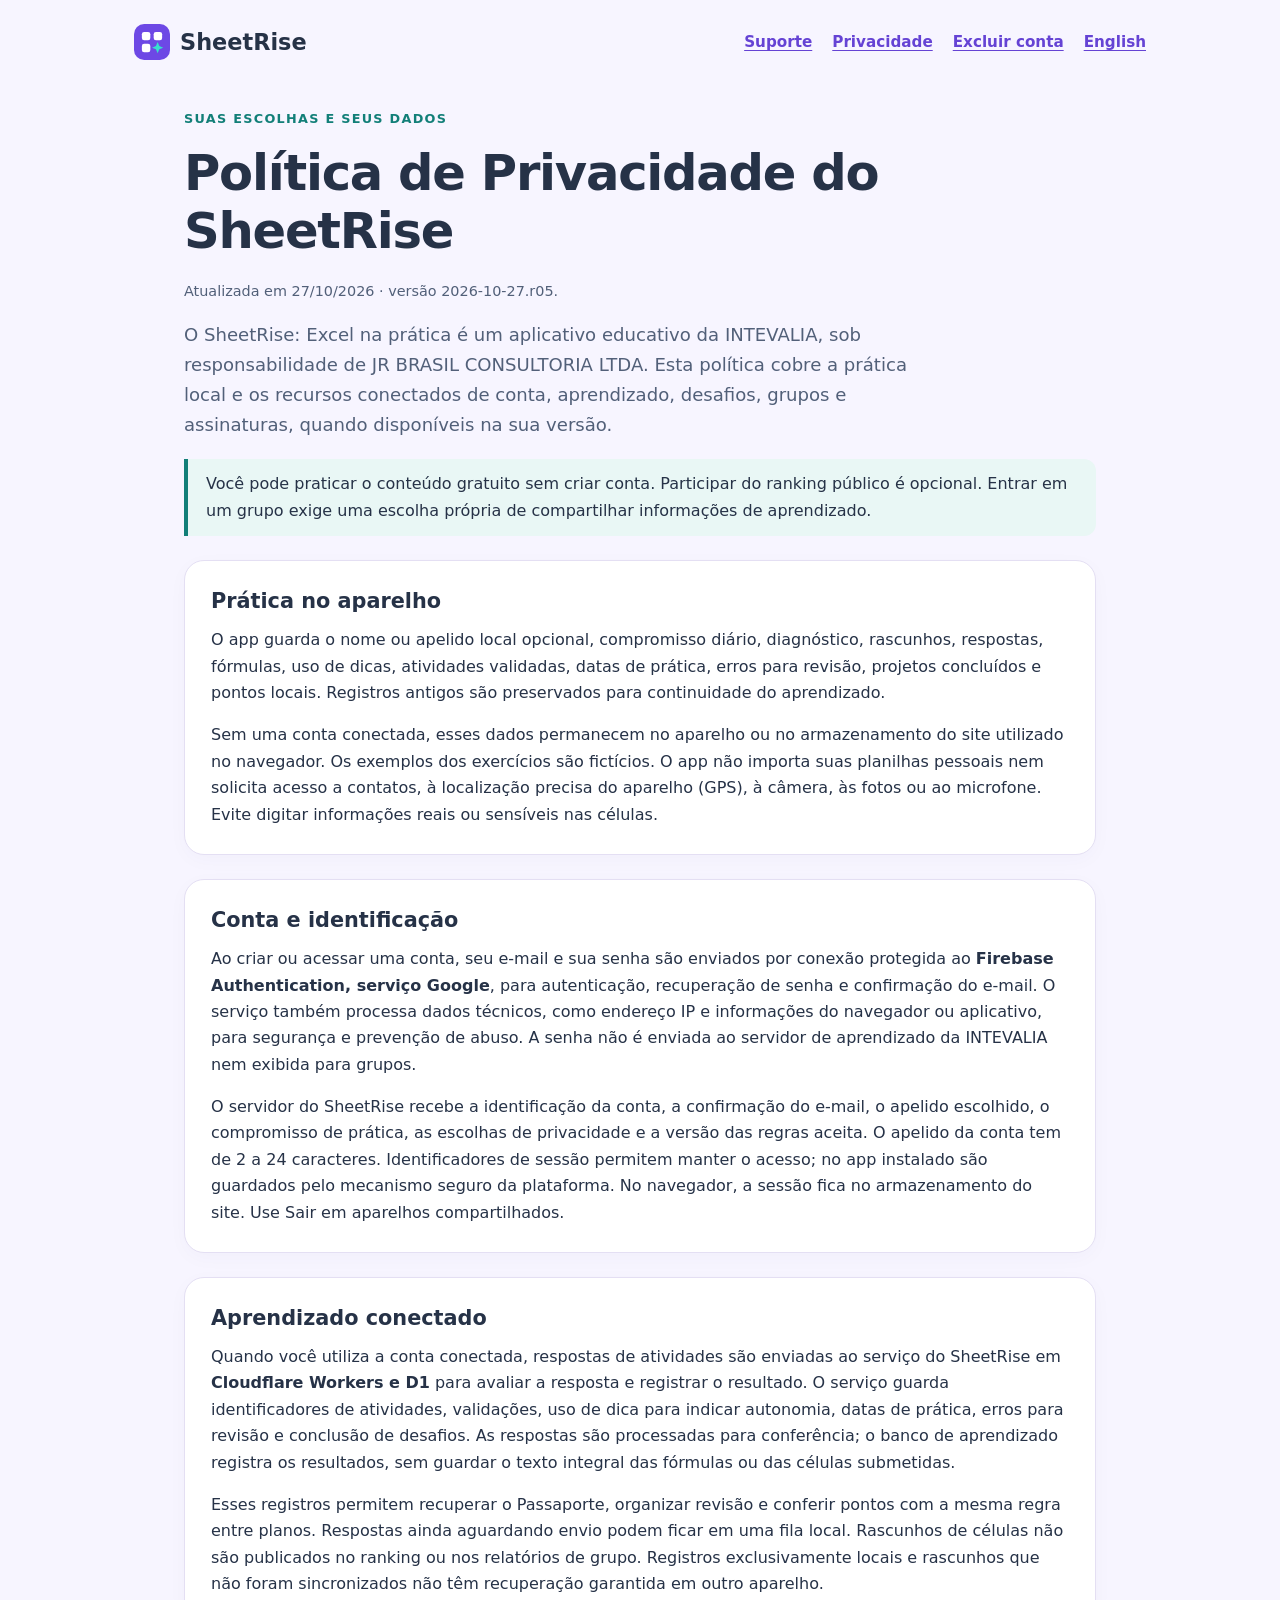
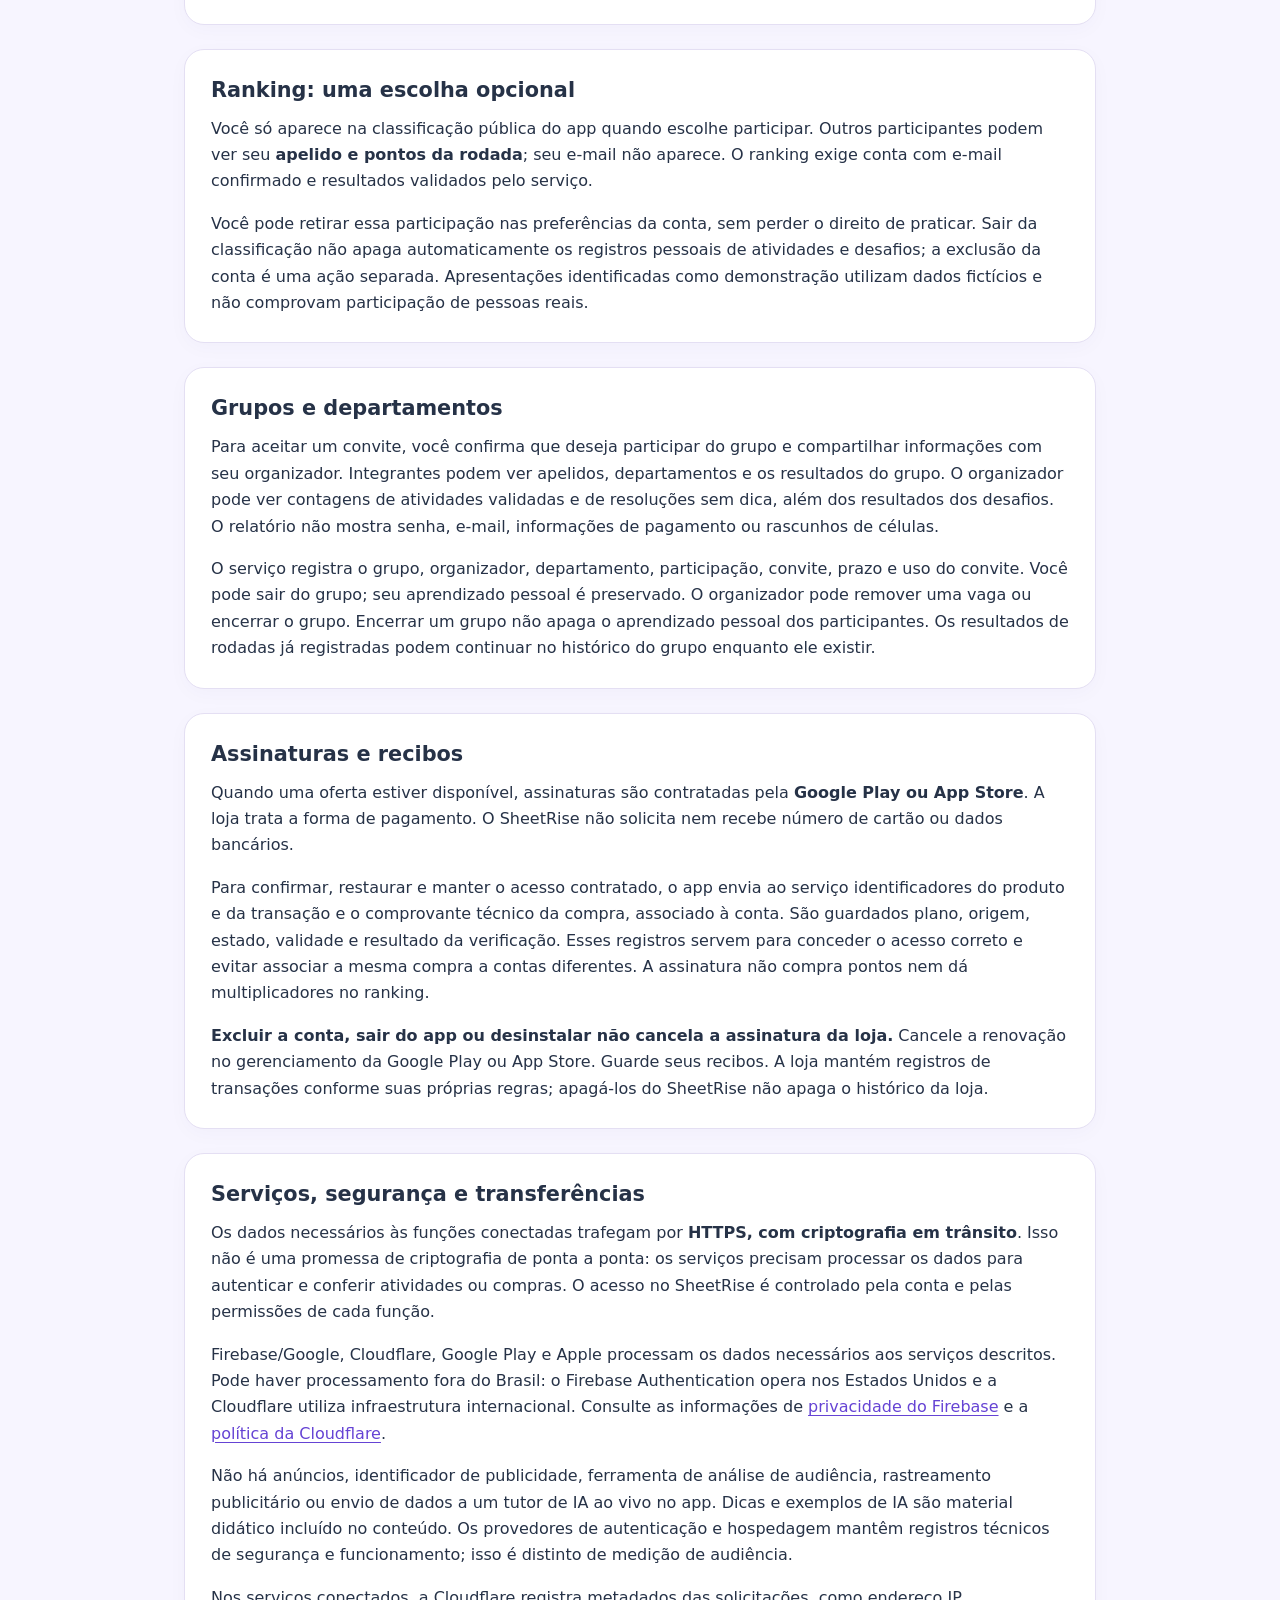
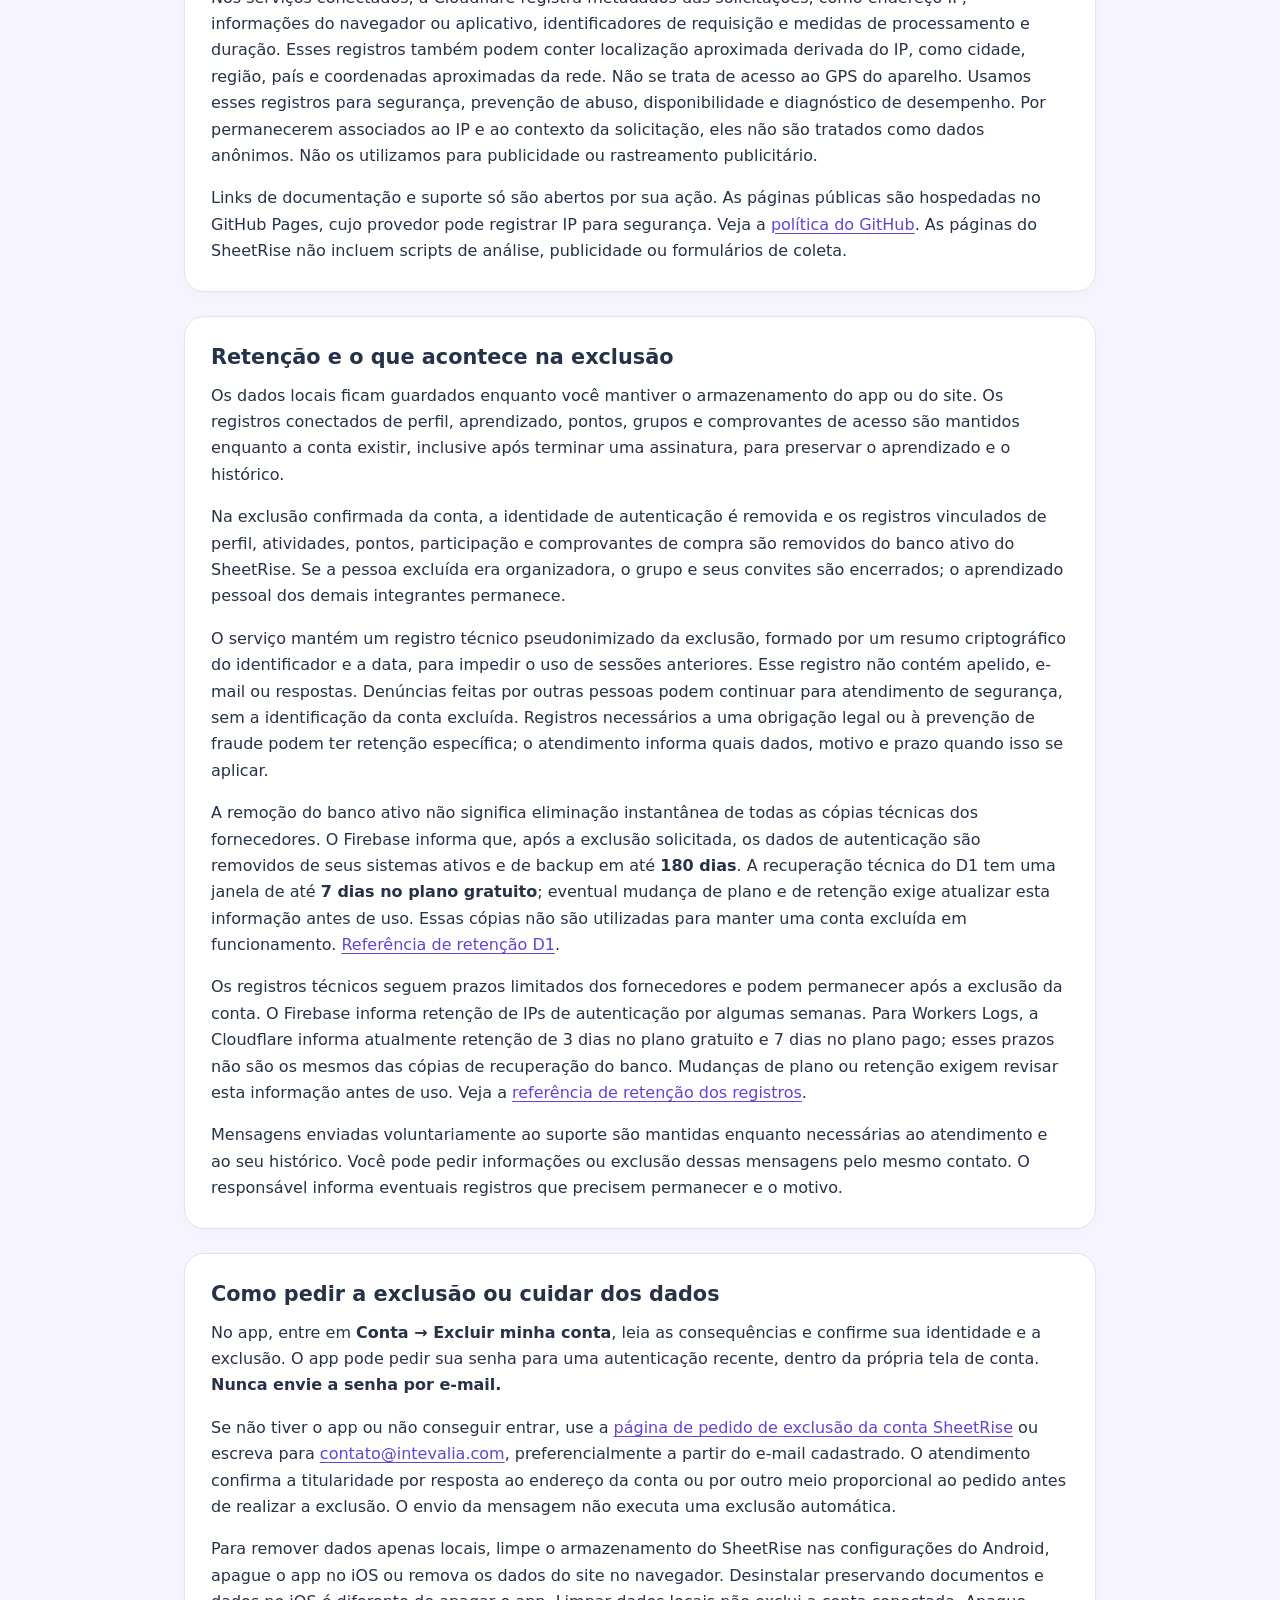
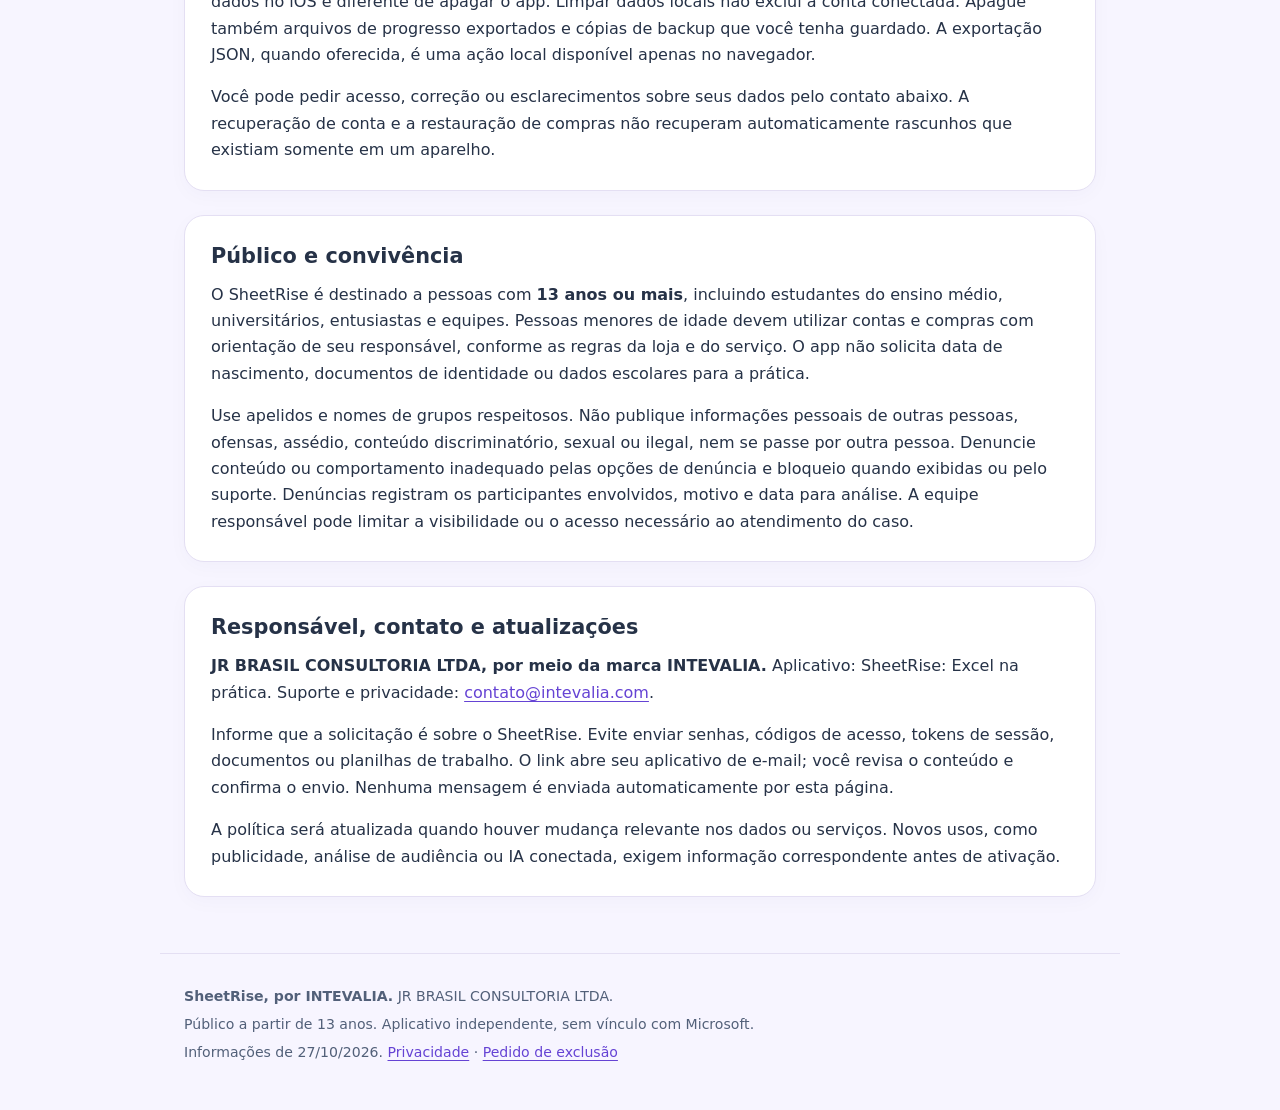
<file: privacy.html>
<!doctype html>
<html lang="pt-BR"><head><meta charset="utf-8"><meta name="viewport" content="width=device-width,initial-scale=1"><meta name="description" content="Contas, aprendizado, grupos, assinaturas e escolhas de privacidade no SheetRise."><title>SheetRise | Política de Privacidade</title><link rel="stylesheet" href="styles.css"></head><body><header class="site-header"><a class="brand" href="index.html" aria-label="SheetRise. Suporte"><svg width="36" height="36" viewBox="0 0 64 64" aria-hidden="true"><rect width="64" height="64" rx="18" fill="#6d48e5"/><g fill="#fff"><rect x="14" y="14" width="15" height="15" rx="4"/><rect x="35" y="14" width="15" height="15" rx="4"/><rect x="14" y="35" width="15" height="15" rx="4"/></g><path fill="#38dfce" d="m42 32 3 7 7 3-7 3-3 7-3-7-7-3 7-3z"/></svg>SheetRise</a><nav aria-label="Navegação"><a href="index.html">Suporte</a><a href="privacy.html" aria-current="page">Privacidade</a><a href="delete-account.html">Excluir conta</a><a href="privacy.en.html" lang="en" hreflang="en">English</a></nav></header><main><span class="eyebrow">SUAS ESCOLHAS E SEUS DADOS</span>
<h1>Política de Privacidade do SheetRise</h1><p class="updated">Atualizada em 27/10/2026 · versão 2026-10-27.r05.</p>
<p class="lead">O SheetRise: Excel na prática é um aplicativo educativo da INTEVALIA, sob responsabilidade de JR BRASIL CONSULTORIA LTDA. Esta política cobre a prática local e os recursos conectados de conta, aprendizado, desafios, grupos e assinaturas, quando disponíveis na sua versão.</p>
<p class="note">Você pode praticar o conteúdo gratuito sem criar conta. Participar do ranking público é opcional. Entrar em um grupo exige uma escolha própria de compartilhar informações de aprendizado.</p>
<section class="panel"><h2>Prática no aparelho</h2><p>O app guarda o nome ou apelido local opcional, compromisso diário, diagnóstico, rascunhos, respostas, fórmulas, uso de dicas, atividades validadas, datas de prática, erros para revisão, projetos concluídos e pontos locais. Registros antigos são preservados para continuidade do aprendizado.</p><p>Sem uma conta conectada, esses dados permanecem no aparelho ou no armazenamento do site utilizado no navegador. Os exemplos dos exercícios são fictícios. O app não importa suas planilhas pessoais nem solicita acesso a contatos, à localização precisa do aparelho (GPS), à câmera, às fotos ou ao microfone. Evite digitar informações reais ou sensíveis nas células.</p></section>
<section class="panel"><h2>Conta e identificação</h2><p>Ao criar ou acessar uma conta, seu e-mail e sua senha são enviados por conexão protegida ao <strong>Firebase Authentication, serviço Google</strong>, para autenticação, recuperação de senha e confirmação do e-mail. O serviço também processa dados técnicos, como endereço IP e informações do navegador ou aplicativo, para segurança e prevenção de abuso. A senha não é enviada ao servidor de aprendizado da INTEVALIA nem exibida para grupos.</p><p>O servidor do SheetRise recebe a identificação da conta, a confirmação do e-mail, o apelido escolhido, o compromisso de prática, as escolhas de privacidade e a versão das regras aceita. O apelido da conta tem de 2 a 24 caracteres. Identificadores de sessão permitem manter o acesso; no app instalado são guardados pelo mecanismo seguro da plataforma. No navegador, a sessão fica no armazenamento do site. Use Sair em aparelhos compartilhados.</p></section>
<section class="panel"><h2>Aprendizado conectado</h2><p>Quando você utiliza a conta conectada, respostas de atividades são enviadas ao serviço do SheetRise em <strong>Cloudflare Workers e D1</strong> para avaliar a resposta e registrar o resultado. O serviço guarda identificadores de atividades, validações, uso de dica para indicar autonomia, datas de prática, erros para revisão e conclusão de desafios. As respostas são processadas para conferência; o banco de aprendizado registra os resultados, sem guardar o texto integral das fórmulas ou das células submetidas.</p><p>Esses registros permitem recuperar o Passaporte, organizar revisão e conferir pontos com a mesma regra entre planos. Respostas ainda aguardando envio podem ficar em uma fila local. Rascunhos de células não são publicados no ranking ou nos relatórios de grupo. Registros exclusivamente locais e rascunhos que não foram sincronizados não têm recuperação garantida em outro aparelho.</p></section>
<section class="panel"><h2>Ranking: uma escolha opcional</h2><p>Você só aparece na classificação pública do app quando escolhe participar. Outros participantes podem ver seu <strong>apelido e pontos da rodada</strong>; seu e-mail não aparece. O ranking exige conta com e-mail confirmado e resultados validados pelo serviço.</p><p>Você pode retirar essa participação nas preferências da conta, sem perder o direito de praticar. Sair da classificação não apaga automaticamente os registros pessoais de atividades e desafios; a exclusão da conta é uma ação separada. Apresentações identificadas como demonstração utilizam dados fictícios e não comprovam participação de pessoas reais.</p></section>
<section class="panel"><h2>Grupos e departamentos</h2><p>Para aceitar um convite, você confirma que deseja participar do grupo e compartilhar informações com seu organizador. Integrantes podem ver apelidos, departamentos e os resultados do grupo. O organizador pode ver contagens de atividades validadas e de resoluções sem dica, além dos resultados dos desafios. O relatório não mostra senha, e-mail, informações de pagamento ou rascunhos de células.</p><p>O serviço registra o grupo, organizador, departamento, participação, convite, prazo e uso do convite. Você pode sair do grupo; seu aprendizado pessoal é preservado. O organizador pode remover uma vaga ou encerrar o grupo. Encerrar um grupo não apaga o aprendizado pessoal dos participantes. Os resultados de rodadas já registradas podem continuar no histórico do grupo enquanto ele existir.</p></section>
<section class="panel"><h2>Assinaturas e recibos</h2><p>Quando uma oferta estiver disponível, assinaturas são contratadas pela <strong>Google Play ou App Store</strong>. A loja trata a forma de pagamento. O SheetRise não solicita nem recebe número de cartão ou dados bancários.</p><p>Para confirmar, restaurar e manter o acesso contratado, o app envia ao serviço identificadores do produto e da transação e o comprovante técnico da compra, associado à conta. São guardados plano, origem, estado, validade e resultado da verificação. Esses registros servem para conceder o acesso correto e evitar associar a mesma compra a contas diferentes. A assinatura não compra pontos nem dá multiplicadores no ranking.</p><p><strong>Excluir a conta, sair do app ou desinstalar não cancela a assinatura da loja.</strong> Cancele a renovação no gerenciamento da Google Play ou App Store. Guarde seus recibos. A loja mantém registros de transações conforme suas próprias regras; apagá-los do SheetRise não apaga o histórico da loja.</p></section>
<section class="panel"><h2>Serviços, segurança e transferências</h2><p>Os dados necessários às funções conectadas trafegam por <strong>HTTPS, com criptografia em trânsito</strong>. Isso não é uma promessa de criptografia de ponta a ponta: os serviços precisam processar os dados para autenticar e conferir atividades ou compras. O acesso no SheetRise é controlado pela conta e pelas permissões de cada função.</p><p>Firebase/Google, Cloudflare, Google Play e Apple processam os dados necessários aos serviços descritos. Pode haver processamento fora do Brasil: o Firebase Authentication opera nos Estados Unidos e a Cloudflare utiliza infraestrutura internacional. Consulte as informações de <a href="https://firebase.google.com/support/privacy" target="_blank" rel="noreferrer">privacidade do Firebase</a> e a <a href="https://www.cloudflare.com/privacypolicy/" target="_blank" rel="noreferrer">política da Cloudflare</a>.</p><p>Não há anúncios, identificador de publicidade, ferramenta de análise de audiência, rastreamento publicitário ou envio de dados a um tutor de IA ao vivo no app. Dicas e exemplos de IA são material didático incluído no conteúdo. Os provedores de autenticação e hospedagem mantêm registros técnicos de segurança e funcionamento; isso é distinto de medição de audiência.</p><p>Nos serviços conectados, a Cloudflare registra metadados das solicitações, como endereço IP, informações do navegador ou aplicativo, identificadores de requisição e medidas de processamento e duração. Esses registros também podem conter localização aproximada derivada do IP, como cidade, região, país e coordenadas aproximadas da rede. Não se trata de acesso ao GPS do aparelho. Usamos esses registros para segurança, prevenção de abuso, disponibilidade e diagnóstico de desempenho. Por permanecerem associados ao IP e ao contexto da solicitação, eles não são tratados como dados anônimos. Não os utilizamos para publicidade ou rastreamento publicitário.</p><p>Links de documentação e suporte só são abertos por sua ação. As páginas públicas são hospedadas no GitHub Pages, cujo provedor pode registrar IP para segurança. Veja a <a href="https://docs.github.com/en/site-policy/privacy-policies/github-general-privacy-statement" target="_blank" rel="noreferrer">política do GitHub</a>. As páginas do SheetRise não incluem scripts de análise, publicidade ou formulários de coleta.</p></section>
<section class="panel"><h2>Retenção e o que acontece na exclusão</h2><p>Os dados locais ficam guardados enquanto você mantiver o armazenamento do app ou do site. Os registros conectados de perfil, aprendizado, pontos, grupos e comprovantes de acesso são mantidos enquanto a conta existir, inclusive após terminar uma assinatura, para preservar o aprendizado e o histórico.</p><p>Na exclusão confirmada da conta, a identidade de autenticação é removida e os registros vinculados de perfil, atividades, pontos, participação e comprovantes de compra são removidos do banco ativo do SheetRise. Se a pessoa excluída era organizadora, o grupo e seus convites são encerrados; o aprendizado pessoal dos demais integrantes permanece.</p><p>O serviço mantém um registro técnico pseudonimizado da exclusão, formado por um resumo criptográfico do identificador e a data, para impedir o uso de sessões anteriores. Esse registro não contém apelido, e-mail ou respostas. Denúncias feitas por outras pessoas podem continuar para atendimento de segurança, sem a identificação da conta excluída. Registros necessários a uma obrigação legal ou à prevenção de fraude podem ter retenção específica; o atendimento informa quais dados, motivo e prazo quando isso se aplicar.</p><p>A remoção do banco ativo não significa eliminação instantânea de todas as cópias técnicas dos fornecedores. O Firebase informa que, após a exclusão solicitada, os dados de autenticação são removidos de seus sistemas ativos e de backup em até <strong>180 dias</strong>. A recuperação técnica do D1 tem uma janela de até <strong>7 dias no plano gratuito</strong>; eventual mudança de plano e de retenção exige atualizar esta informação antes de uso. Essas cópias não são utilizadas para manter uma conta excluída em funcionamento. <a href="https://developers.cloudflare.com/d1/platform/limits/" target="_blank" rel="noreferrer">Referência de retenção D1</a>.</p><p>Os registros técnicos seguem prazos limitados dos fornecedores e podem permanecer após a exclusão da conta. O Firebase informa retenção de IPs de autenticação por algumas semanas. Para Workers Logs, a Cloudflare informa atualmente retenção de 3 dias no plano gratuito e 7 dias no plano pago; esses prazos não são os mesmos das cópias de recuperação do banco. Mudanças de plano ou retenção exigem revisar esta informação antes de uso. Veja a <a href="https://developers.cloudflare.com/workers/observability/logs/workers-logs/" target="_blank" rel="noreferrer">referência de retenção dos registros</a>.</p><p>Mensagens enviadas voluntariamente ao suporte são mantidas enquanto necessárias ao atendimento e ao seu histórico. Você pode pedir informações ou exclusão dessas mensagens pelo mesmo contato. O responsável informa eventuais registros que precisem permanecer e o motivo.</p></section>
<section class="panel"><h2>Como pedir a exclusão ou cuidar dos dados</h2><p>No app, entre em <strong>Conta → Excluir minha conta</strong>, leia as consequências e confirme sua identidade e a exclusão. O app pode pedir sua senha para uma autenticação recente, dentro da própria tela de conta. <strong>Nunca envie a senha por e-mail.</strong></p><p>Se não tiver o app ou não conseguir entrar, use a <a href="delete-account.html">página de pedido de exclusão da conta SheetRise</a> ou escreva para <a href="mailto:contato@intevalia.com?subject=SheetRise%20%7C%20Pedido%20de%20exclus%C3%A3o%20da%20conta">contato@intevalia.com</a>, preferencialmente a partir do e-mail cadastrado. O atendimento confirma a titularidade por resposta ao endereço da conta ou por outro meio proporcional ao pedido antes de realizar a exclusão. O envio da mensagem não executa uma exclusão automática.</p><p>Para remover dados apenas locais, limpe o armazenamento do SheetRise nas configurações do Android, apague o app no iOS ou remova os dados do site no navegador. Desinstalar preservando documentos e dados no iOS é diferente de apagar o app. Limpar dados locais não exclui a conta conectada. Apague também arquivos de progresso exportados e cópias de backup que você tenha guardado. A exportação JSON, quando oferecida, é uma ação local disponível apenas no navegador.</p><p>Você pode pedir acesso, correção ou esclarecimentos sobre seus dados pelo contato abaixo. A recuperação de conta e a restauração de compras não recuperam automaticamente rascunhos que existiam somente em um aparelho.</p></section>
<section class="panel"><h2>Público e convivência</h2><p>O SheetRise é destinado a pessoas com <strong>13 anos ou mais</strong>, incluindo estudantes do ensino médio, universitários, entusiastas e equipes. Pessoas menores de idade devem utilizar contas e compras com orientação de seu responsável, conforme as regras da loja e do serviço. O app não solicita data de nascimento, documentos de identidade ou dados escolares para a prática.</p><p>Use apelidos e nomes de grupos respeitosos. Não publique informações pessoais de outras pessoas, ofensas, assédio, conteúdo discriminatório, sexual ou ilegal, nem se passe por outra pessoa. Denuncie conteúdo ou comportamento inadequado pelas opções de denúncia e bloqueio quando exibidas ou pelo suporte. Denúncias registram os participantes envolvidos, motivo e data para análise. A equipe responsável pode limitar a visibilidade ou o acesso necessário ao atendimento do caso.</p></section>
<section class="panel" id="contato"><h2>Responsável, contato e atualizações</h2><p><strong>JR BRASIL CONSULTORIA LTDA, por meio da marca INTEVALIA.</strong> Aplicativo: SheetRise: Excel na prática. Suporte e privacidade: <a href="mailto:contato@intevalia.com?subject=SheetRise%20%7C%20Privacidade">contato@intevalia.com</a>.</p><p>Informe que a solicitação é sobre o SheetRise. Evite enviar senhas, códigos de acesso, tokens de sessão, documentos ou planilhas de trabalho. O link abre seu aplicativo de e-mail; você revisa o conteúdo e confirma o envio. Nenhuma mensagem é enviada automaticamente por esta página.</p><p>A política será atualizada quando houver mudança relevante nos dados ou serviços. Novos usos, como publicidade, análise de audiência ou IA conectada, exigem informação correspondente antes de ativação.</p></section></main><footer class="site-footer"><p><strong>SheetRise, por INTEVALIA.</strong> JR BRASIL CONSULTORIA LTDA.</p><p>Público a partir de 13 anos. Aplicativo independente, sem vínculo com Microsoft.</p><p>Informações de 27/10/2026. <a href="privacy.html">Privacidade</a> · <a href="delete-account.html">Pedido de exclusão</a></p></footer></body></html>
</file>
<file: styles.css>
:root{color-scheme:light;--ink:#263247;--muted:#526079;--purple:#6543d4;--turquoise:#127f78;--line:#e4dff3;--paper:#fff;--bg:#f7f5ff;font-family:system-ui,-apple-system,BlinkMacSystemFont,"Segoe UI",sans-serif;line-height:1.65;background:var(--bg);color:var(--ink)}
*{box-sizing:border-box}body{margin:0}a{color:var(--purple);text-underline-offset:.2em}a:focus-visible,summary:focus-visible{outline:3px solid var(--turquoise);outline-offset:4px;border-radius:3px}.site-header{max-width:1060px;margin:auto;padding:24px;display:flex;align-items:center;justify-content:space-between;gap:20px;flex-wrap:wrap}.brand{display:flex;align-items:center;gap:10px;text-decoration:none;font-size:1.4rem;font-weight:750;color:var(--ink)}.brand svg{flex:none}.site-header nav{display:flex;gap:20px;flex-wrap:wrap}.site-header nav a{font-size:.95rem;font-weight:650}main{max-width:960px;margin:auto;padding:20px 24px 56px}.eyebrow{font-size:.8rem;letter-spacing:.1em;font-weight:750;color:var(--turquoise)}h1{font-size:clamp(2rem,5vw,3.1rem);line-height:1.16;margin:14px 0 20px;max-width:800px;letter-spacing:-.025em}h2{font-size:1.3rem;line-height:1.35;margin:0 0 12px}p{margin:0 0 16px}p:last-child{margin-bottom:0}.lead{font-size:1.13rem;color:var(--muted);max-width:750px}.panel{border:1px solid var(--line);background:var(--paper);border-radius:20px;padding:26px;margin-top:24px;box-shadow:0 5px 20px #352c6307}.grid{display:grid;grid-template-columns:repeat(3,minmax(0,1fr));gap:16px;margin-top:24px}.pillar{border-radius:16px;background:var(--paper);border:1px solid var(--line);padding:20px}.pillar h2{color:var(--purple)}.pillar:nth-child(2) h2{color:var(--turquoise)}.pillar:nth-child(3) h2{color:#8d465b}ul,ol{padding-left:24px;margin:12px 0 0}li{margin:9px 0}.small{font-size:.88rem;color:var(--muted)}details{border-top:1px solid var(--line);padding:18px 0}details:first-of-type{border-top:0}summary{cursor:pointer;font-weight:700;font-size:1.05rem}details p{margin-top:14px}.contact{overflow-wrap:anywhere}.site-footer{max-width:960px;margin:auto;border-top:1px solid var(--line);padding:26px 24px 40px;font-size:.88rem;color:var(--muted)}.site-footer p{margin:5px 0}.updated{font-size:.9rem;color:var(--muted)}.note{border-left:4px solid var(--turquoise);padding:12px 18px;background:#e9f7f5;margin-top:20px;border-radius:0 12px 12px 0}
@media(max-width:680px){.site-header{padding:20px}.site-header nav{gap:14px}main{padding:12px 20px 40px}.grid{grid-template-columns:1fr;gap:10px}.panel{padding:20px}.pillar{padding:16px}.site-footer{padding:24px 20px}}
</file>
